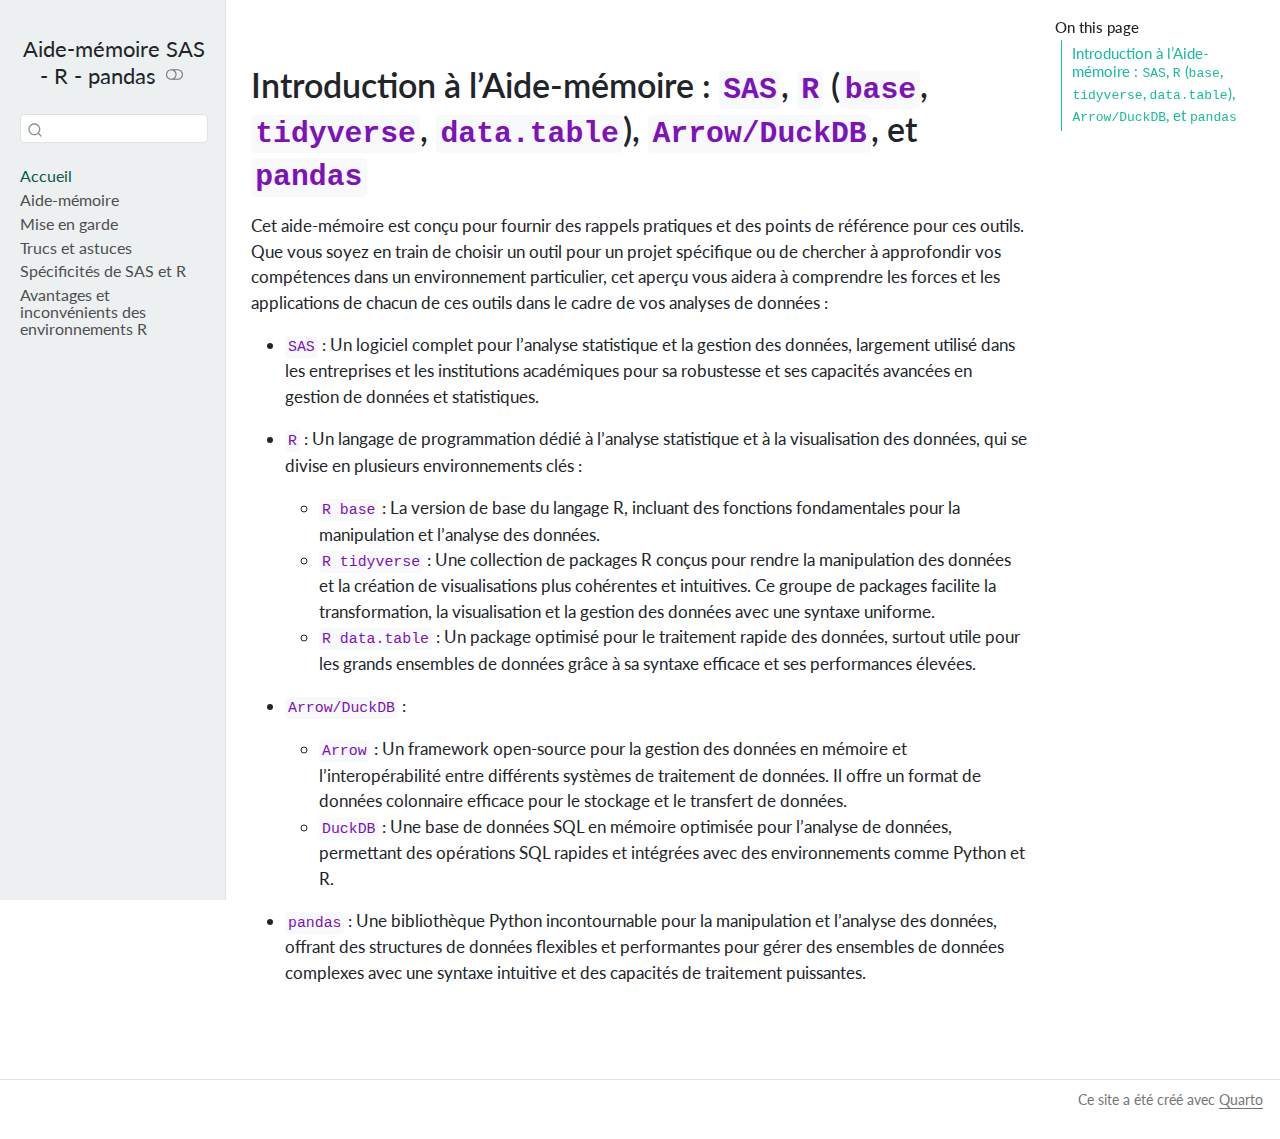
<file: index.html>
<!DOCTYPE html>
<html xmlns="http://www.w3.org/1999/xhtml" lang="en" xml:lang="en"><head>

<meta charset="utf-8">
<meta name="generator" content="quarto-1.5.56">

<meta name="viewport" content="width=device-width, initial-scale=1.0, user-scalable=yes">


<title>Aide-mémoire SAS - R - pandas</title>
<style>
code{white-space: pre-wrap;}
span.smallcaps{font-variant: small-caps;}
div.columns{display: flex; gap: min(4vw, 1.5em);}
div.column{flex: auto; overflow-x: auto;}
div.hanging-indent{margin-left: 1.5em; text-indent: -1.5em;}
ul.task-list{list-style: none;}
ul.task-list li input[type="checkbox"] {
  width: 0.8em;
  margin: 0 0.8em 0.2em -1em; /* quarto-specific, see https://github.com/quarto-dev/quarto-cli/issues/4556 */ 
  vertical-align: middle;
}
</style>


<script src="site_libs/quarto-nav/quarto-nav.js"></script>
<script src="site_libs/clipboard/clipboard.min.js"></script>
<script src="site_libs/quarto-search/autocomplete.umd.js"></script>
<script src="site_libs/quarto-search/fuse.min.js"></script>
<script src="site_libs/quarto-search/quarto-search.js"></script>
<meta name="quarto:offset" content="./">
<script src="site_libs/quarto-html/quarto.js"></script>
<script src="site_libs/quarto-html/popper.min.js"></script>
<script src="site_libs/quarto-html/tippy.umd.min.js"></script>
<script src="site_libs/quarto-html/anchor.min.js"></script>
<link href="site_libs/quarto-html/tippy.css" rel="stylesheet">
<link href="site_libs/quarto-html/quarto-syntax-highlighting.css" rel="stylesheet" class="quarto-color-scheme" id="quarto-text-highlighting-styles">
<link href="site_libs/quarto-html/quarto-syntax-highlighting-dark.css" rel="prefetch" class="quarto-color-scheme quarto-color-alternate" id="quarto-text-highlighting-styles">
<script src="site_libs/bootstrap/bootstrap.min.js"></script>
<link href="site_libs/bootstrap/bootstrap-icons.css" rel="stylesheet">
<link href="site_libs/bootstrap/bootstrap.min.css" rel="stylesheet" class="quarto-color-scheme" id="quarto-bootstrap" data-mode="light">
<link href="site_libs/bootstrap/bootstrap-dark.min.css" rel="prefetch" class="quarto-color-scheme quarto-color-alternate" id="quarto-bootstrap" data-mode="dark">
<script id="quarto-search-options" type="application/json">{
  "location": "sidebar",
  "copy-button": false,
  "collapse-after": 3,
  "panel-placement": "start",
  "type": "textbox",
  "limit": 50,
  "keyboard-shortcut": [
    "f",
    "/",
    "s"
  ],
  "show-item-context": false,
  "language": {
    "search-no-results-text": "No results",
    "search-matching-documents-text": "matching documents",
    "search-copy-link-title": "Copy link to search",
    "search-hide-matches-text": "Hide additional matches",
    "search-more-match-text": "more match in this document",
    "search-more-matches-text": "more matches in this document",
    "search-clear-button-title": "Clear",
    "search-text-placeholder": "",
    "search-detached-cancel-button-title": "Cancel",
    "search-submit-button-title": "Submit",
    "search-label": "Search"
  }
}</script>


</head>

<body class="nav-sidebar docked">

<div id="quarto-search-results"></div>
  <header id="quarto-header" class="headroom fixed-top">
  <nav class="quarto-secondary-nav">
    <div class="container-fluid d-flex">
      <button type="button" class="quarto-btn-toggle btn" data-bs-toggle="collapse" role="button" data-bs-target=".quarto-sidebar-collapse-item" aria-controls="quarto-sidebar" aria-expanded="false" aria-label="Toggle sidebar navigation" onclick="if (window.quartoToggleHeadroom) { window.quartoToggleHeadroom(); }">
        <i class="bi bi-layout-text-sidebar-reverse"></i>
      </button>
        <nav class="quarto-page-breadcrumbs" aria-label="breadcrumb"><ol class="breadcrumb"><li class="breadcrumb-item"><a href="./index.html">Accueil</a></li></ol></nav>
        <a class="flex-grow-1" role="navigation" data-bs-toggle="collapse" data-bs-target=".quarto-sidebar-collapse-item" aria-controls="quarto-sidebar" aria-expanded="false" aria-label="Toggle sidebar navigation" onclick="if (window.quartoToggleHeadroom) { window.quartoToggleHeadroom(); }">      
        </a>
      <button type="button" class="btn quarto-search-button" aria-label="Search" onclick="window.quartoOpenSearch();">
        <i class="bi bi-search"></i>
      </button>
    </div>
  </nav>
</header>
<!-- content -->
<div id="quarto-content" class="quarto-container page-columns page-rows-contents page-layout-article">
<!-- sidebar -->
  <nav id="quarto-sidebar" class="sidebar collapse collapse-horizontal quarto-sidebar-collapse-item sidebar-navigation docked overflow-auto">
    <div class="pt-lg-2 mt-2 text-center sidebar-header">
    <div class="sidebar-title mb-0 py-0">
      <a href="./">Aide-mémoire SAS - R - pandas</a> 
        <div class="sidebar-tools-main">
  <a href="" class="quarto-color-scheme-toggle quarto-navigation-tool  px-1" onclick="window.quartoToggleColorScheme(); return false;" title="Toggle dark mode"><i class="bi"></i></a>
</div>
    </div>
      </div>
        <div class="mt-2 flex-shrink-0 align-items-center">
        <div class="sidebar-search">
        <div id="quarto-search" class="" title="Search"></div>
        </div>
        </div>
    <div class="sidebar-menu-container"> 
    <ul class="list-unstyled mt-1">
        <li class="sidebar-item">
  <div class="sidebar-item-container"> 
  <a href="./index.html" class="sidebar-item-text sidebar-link active">
 <span class="menu-text">Accueil</span></a>
  </div>
</li>
        <li class="sidebar-item">
  <div class="sidebar-item-container"> 
  <a href="./01-aide_memoire_r_sas.html" class="sidebar-item-text sidebar-link">
 <span class="menu-text">Aide-mémoire</span></a>
  </div>
</li>
        <li class="sidebar-item">
  <div class="sidebar-item-container"> 
  <a href="./03-mise_en_garde.html" class="sidebar-item-text sidebar-link">
 <span class="menu-text">Mise en garde</span></a>
  </div>
</li>
        <li class="sidebar-item">
  <div class="sidebar-item-container"> 
  <a href="./Trucs et astuces en R.html" class="sidebar-item-text sidebar-link">
 <span class="menu-text">Trucs et astuces</span></a>
  </div>
</li>
        <li class="sidebar-item">
  <div class="sidebar-item-container"> 
  <a href="./04-specificites_sas_r.html" class="sidebar-item-text sidebar-link">
 <span class="menu-text">Spécificités de SAS et R</span></a>
  </div>
</li>
        <li class="sidebar-item">
  <div class="sidebar-item-container"> 
  <a href="./02-avantages_inconvenients_env_R.html" class="sidebar-item-text sidebar-link">
 <span class="menu-text">Avantages et inconvénients des environnements R</span></a>
  </div>
</li>
    </ul>
    </div>
</nav>
<div id="quarto-sidebar-glass" class="quarto-sidebar-collapse-item" data-bs-toggle="collapse" data-bs-target=".quarto-sidebar-collapse-item"></div>
<!-- margin-sidebar -->
    <div id="quarto-margin-sidebar" class="sidebar margin-sidebar">
        <nav id="TOC" role="doc-toc" class="toc-active">
    <h2 id="toc-title">On this page</h2>
   
  <ul>
  <li><a href="#introduction-à-laide-mémoire-sas-r-base-tidyverse-data.table-arrowduckdb-et-pandas" id="toc-introduction-à-laide-mémoire-sas-r-base-tidyverse-data.table-arrowduckdb-et-pandas" class="nav-link active" data-scroll-target="#introduction-à-laide-mémoire-sas-r-base-tidyverse-data.table-arrowduckdb-et-pandas">Introduction à l’Aide-mémoire : <code>SAS</code>, <code>R</code> (<code>base</code>, <code>tidyverse</code>, <code>data.table</code>), <code>Arrow/DuckDB</code>, et <code>pandas</code></a></li>
  </ul>
</nav>
    </div>
<!-- main -->
<main class="content" id="quarto-document-content">




<section id="introduction-à-laide-mémoire-sas-r-base-tidyverse-data.table-arrowduckdb-et-pandas" class="level1">
<h1>Introduction à l’Aide-mémoire : <code>SAS</code>, <code>R</code> (<code>base</code>, <code>tidyverse</code>, <code>data.table</code>), <code>Arrow/DuckDB</code>, et <code>pandas</code></h1>
<p>Cet aide-mémoire est conçu pour fournir des rappels pratiques et des points de référence pour ces outils. Que vous soyez en train de choisir un outil pour un projet spécifique ou de chercher à approfondir vos compétences dans un environnement particulier, cet aperçu vous aidera à comprendre les forces et les applications de chacun de ces outils dans le cadre de vos analyses de données :</p>
<ul>
<li><p><code>SAS</code> : Un logiciel complet pour l’analyse statistique et la gestion des données, largement utilisé dans les entreprises et les institutions académiques pour sa robustesse et ses capacités avancées en gestion de données et statistiques.</p></li>
<li><p><code>R</code> : Un langage de programmation dédié à l’analyse statistique et à la visualisation des données, qui se divise en plusieurs environnements clés :</p>
<ul>
<li><code>R base</code> : La version de base du langage R, incluant des fonctions fondamentales pour la manipulation et l’analyse des données.</li>
<li><code>R tidyverse</code> : Une collection de packages R conçus pour rendre la manipulation des données et la création de visualisations plus cohérentes et intuitives. Ce groupe de packages facilite la transformation, la visualisation et la gestion des données avec une syntaxe uniforme.</li>
<li><code>R data.table</code> : Un package optimisé pour le traitement rapide des données, surtout utile pour les grands ensembles de données grâce à sa syntaxe efficace et ses performances élevées.</li>
</ul></li>
<li><p><code>Arrow/DuckDB</code> :</p>
<ul>
<li><code>Arrow</code> : Un framework open-source pour la gestion des données en mémoire et l’interopérabilité entre différents systèmes de traitement de données. Il offre un format de données colonnaire efficace pour le stockage et le transfert de données.</li>
<li><code>DuckDB</code> : Une base de données SQL en mémoire optimisée pour l’analyse de données, permettant des opérations SQL rapides et intégrées avec des environnements comme Python et R.</li>
</ul></li>
<li><p><code>pandas</code> : Une bibliothèque Python incontournable pour la manipulation et l’analyse des données, offrant des structures de données flexibles et performantes pour gérer des ensembles de données complexes avec une syntaxe intuitive et des capacités de traitement puissantes.</p></li>
</ul>


</section>

</main> <!-- /main -->
<script id="quarto-html-after-body" type="application/javascript">
window.document.addEventListener("DOMContentLoaded", function (event) {
  const toggleBodyColorMode = (bsSheetEl) => {
    const mode = bsSheetEl.getAttribute("data-mode");
    const bodyEl = window.document.querySelector("body");
    if (mode === "dark") {
      bodyEl.classList.add("quarto-dark");
      bodyEl.classList.remove("quarto-light");
    } else {
      bodyEl.classList.add("quarto-light");
      bodyEl.classList.remove("quarto-dark");
    }
  }
  const toggleBodyColorPrimary = () => {
    const bsSheetEl = window.document.querySelector("link#quarto-bootstrap");
    if (bsSheetEl) {
      toggleBodyColorMode(bsSheetEl);
    }
  }
  toggleBodyColorPrimary();  
  const disableStylesheet = (stylesheets) => {
    for (let i=0; i < stylesheets.length; i++) {
      const stylesheet = stylesheets[i];
      stylesheet.rel = 'prefetch';
    }
  }
  const enableStylesheet = (stylesheets) => {
    for (let i=0; i < stylesheets.length; i++) {
      const stylesheet = stylesheets[i];
      stylesheet.rel = 'stylesheet';
    }
  }
  const manageTransitions = (selector, allowTransitions) => {
    const els = window.document.querySelectorAll(selector);
    for (let i=0; i < els.length; i++) {
      const el = els[i];
      if (allowTransitions) {
        el.classList.remove('notransition');
      } else {
        el.classList.add('notransition');
      }
    }
  }
  const toggleGiscusIfUsed = (isAlternate, darkModeDefault) => {
    const baseTheme = document.querySelector('#giscus-base-theme')?.value ?? 'light';
    const alternateTheme = document.querySelector('#giscus-alt-theme')?.value ?? 'dark';
    let newTheme = '';
    if(darkModeDefault) {
      newTheme = isAlternate ? baseTheme : alternateTheme;
    } else {
      newTheme = isAlternate ? alternateTheme : baseTheme;
    }
    const changeGiscusTheme = () => {
      // From: https://github.com/giscus/giscus/issues/336
      const sendMessage = (message) => {
        const iframe = document.querySelector('iframe.giscus-frame');
        if (!iframe) return;
        iframe.contentWindow.postMessage({ giscus: message }, 'https://giscus.app');
      }
      sendMessage({
        setConfig: {
          theme: newTheme
        }
      });
    }
    const isGiscussLoaded = window.document.querySelector('iframe.giscus-frame') !== null;
    if (isGiscussLoaded) {
      changeGiscusTheme();
    }
  }
  const toggleColorMode = (alternate) => {
    // Switch the stylesheets
    const alternateStylesheets = window.document.querySelectorAll('link.quarto-color-scheme.quarto-color-alternate');
    manageTransitions('#quarto-margin-sidebar .nav-link', false);
    if (alternate) {
      enableStylesheet(alternateStylesheets);
      for (const sheetNode of alternateStylesheets) {
        if (sheetNode.id === "quarto-bootstrap") {
          toggleBodyColorMode(sheetNode);
        }
      }
    } else {
      disableStylesheet(alternateStylesheets);
      toggleBodyColorPrimary();
    }
    manageTransitions('#quarto-margin-sidebar .nav-link', true);
    // Switch the toggles
    const toggles = window.document.querySelectorAll('.quarto-color-scheme-toggle');
    for (let i=0; i < toggles.length; i++) {
      const toggle = toggles[i];
      if (toggle) {
        if (alternate) {
          toggle.classList.add("alternate");     
        } else {
          toggle.classList.remove("alternate");
        }
      }
    }
    // Hack to workaround the fact that safari doesn't
    // properly recolor the scrollbar when toggling (#1455)
    if (navigator.userAgent.indexOf('Safari') > 0 && navigator.userAgent.indexOf('Chrome') == -1) {
      manageTransitions("body", false);
      window.scrollTo(0, 1);
      setTimeout(() => {
        window.scrollTo(0, 0);
        manageTransitions("body", true);
      }, 40);  
    }
  }
  const isFileUrl = () => { 
    return window.location.protocol === 'file:';
  }
  const hasAlternateSentinel = () => {  
    let styleSentinel = getColorSchemeSentinel();
    if (styleSentinel !== null) {
      return styleSentinel === "alternate";
    } else {
      return false;
    }
  }
  const setStyleSentinel = (alternate) => {
    const value = alternate ? "alternate" : "default";
    if (!isFileUrl()) {
      window.localStorage.setItem("quarto-color-scheme", value);
    } else {
      localAlternateSentinel = value;
    }
  }
  const getColorSchemeSentinel = () => {
    if (!isFileUrl()) {
      const storageValue = window.localStorage.getItem("quarto-color-scheme");
      return storageValue != null ? storageValue : localAlternateSentinel;
    } else {
      return localAlternateSentinel;
    }
  }
  const darkModeDefault = false;
  let localAlternateSentinel = darkModeDefault ? 'alternate' : 'default';
  // Dark / light mode switch
  window.quartoToggleColorScheme = () => {
    // Read the current dark / light value 
    let toAlternate = !hasAlternateSentinel();
    toggleColorMode(toAlternate);
    setStyleSentinel(toAlternate);
    toggleGiscusIfUsed(toAlternate, darkModeDefault);
  };
  // Ensure there is a toggle, if there isn't float one in the top right
  if (window.document.querySelector('.quarto-color-scheme-toggle') === null) {
    const a = window.document.createElement('a');
    a.classList.add('top-right');
    a.classList.add('quarto-color-scheme-toggle');
    a.href = "";
    a.onclick = function() { try { window.quartoToggleColorScheme(); } catch {} return false; };
    const i = window.document.createElement("i");
    i.classList.add('bi');
    a.appendChild(i);
    window.document.body.appendChild(a);
  }
  // Switch to dark mode if need be
  if (hasAlternateSentinel()) {
    toggleColorMode(true);
  } else {
    toggleColorMode(false);
  }
  const icon = "";
  const anchorJS = new window.AnchorJS();
  anchorJS.options = {
    placement: 'right',
    icon: icon
  };
  anchorJS.add('.anchored');
  const isCodeAnnotation = (el) => {
    for (const clz of el.classList) {
      if (clz.startsWith('code-annotation-')) {                     
        return true;
      }
    }
    return false;
  }
  const onCopySuccess = function(e) {
    // button target
    const button = e.trigger;
    // don't keep focus
    button.blur();
    // flash "checked"
    button.classList.add('code-copy-button-checked');
    var currentTitle = button.getAttribute("title");
    button.setAttribute("title", "Copied!");
    let tooltip;
    if (window.bootstrap) {
      button.setAttribute("data-bs-toggle", "tooltip");
      button.setAttribute("data-bs-placement", "left");
      button.setAttribute("data-bs-title", "Copied!");
      tooltip = new bootstrap.Tooltip(button, 
        { trigger: "manual", 
          customClass: "code-copy-button-tooltip",
          offset: [0, -8]});
      tooltip.show();    
    }
    setTimeout(function() {
      if (tooltip) {
        tooltip.hide();
        button.removeAttribute("data-bs-title");
        button.removeAttribute("data-bs-toggle");
        button.removeAttribute("data-bs-placement");
      }
      button.setAttribute("title", currentTitle);
      button.classList.remove('code-copy-button-checked');
    }, 1000);
    // clear code selection
    e.clearSelection();
  }
  const getTextToCopy = function(trigger) {
      const codeEl = trigger.previousElementSibling.cloneNode(true);
      for (const childEl of codeEl.children) {
        if (isCodeAnnotation(childEl)) {
          childEl.remove();
        }
      }
      return codeEl.innerText;
  }
  const clipboard = new window.ClipboardJS('.code-copy-button:not([data-in-quarto-modal])', {
    text: getTextToCopy
  });
  clipboard.on('success', onCopySuccess);
  if (window.document.getElementById('quarto-embedded-source-code-modal')) {
    // For code content inside modals, clipBoardJS needs to be initialized with a container option
    // TODO: Check when it could be a function (https://github.com/zenorocha/clipboard.js/issues/860)
    const clipboardModal = new window.ClipboardJS('.code-copy-button[data-in-quarto-modal]', {
      text: getTextToCopy,
      container: window.document.getElementById('quarto-embedded-source-code-modal')
    });
    clipboardModal.on('success', onCopySuccess);
  }
    var localhostRegex = new RegExp(/^(?:http|https):\/\/localhost\:?[0-9]*\//);
    var mailtoRegex = new RegExp(/^mailto:/);
      var filterRegex = new RegExp("https:\/\/slithiaote\.github\.io\/aide_memoire_r_sas\/");
    var isInternal = (href) => {
        return filterRegex.test(href) || localhostRegex.test(href) || mailtoRegex.test(href);
    }
    // Inspect non-navigation links and adorn them if external
 	var links = window.document.querySelectorAll('a[href]:not(.nav-link):not(.navbar-brand):not(.toc-action):not(.sidebar-link):not(.sidebar-item-toggle):not(.pagination-link):not(.no-external):not([aria-hidden]):not(.dropdown-item):not(.quarto-navigation-tool):not(.about-link)');
    for (var i=0; i<links.length; i++) {
      const link = links[i];
      if (!isInternal(link.href)) {
        // undo the damage that might have been done by quarto-nav.js in the case of
        // links that we want to consider external
        if (link.dataset.originalHref !== undefined) {
          link.href = link.dataset.originalHref;
        }
      }
    }
  function tippyHover(el, contentFn, onTriggerFn, onUntriggerFn) {
    const config = {
      allowHTML: true,
      maxWidth: 500,
      delay: 100,
      arrow: false,
      appendTo: function(el) {
          return el.parentElement;
      },
      interactive: true,
      interactiveBorder: 10,
      theme: 'quarto',
      placement: 'bottom-start',
    };
    if (contentFn) {
      config.content = contentFn;
    }
    if (onTriggerFn) {
      config.onTrigger = onTriggerFn;
    }
    if (onUntriggerFn) {
      config.onUntrigger = onUntriggerFn;
    }
    window.tippy(el, config); 
  }
  const noterefs = window.document.querySelectorAll('a[role="doc-noteref"]');
  for (var i=0; i<noterefs.length; i++) {
    const ref = noterefs[i];
    tippyHover(ref, function() {
      // use id or data attribute instead here
      let href = ref.getAttribute('data-footnote-href') || ref.getAttribute('href');
      try { href = new URL(href).hash; } catch {}
      const id = href.replace(/^#\/?/, "");
      const note = window.document.getElementById(id);
      if (note) {
        return note.innerHTML;
      } else {
        return "";
      }
    });
  }
  const xrefs = window.document.querySelectorAll('a.quarto-xref');
  const processXRef = (id, note) => {
    // Strip column container classes
    const stripColumnClz = (el) => {
      el.classList.remove("page-full", "page-columns");
      if (el.children) {
        for (const child of el.children) {
          stripColumnClz(child);
        }
      }
    }
    stripColumnClz(note)
    if (id === null || id.startsWith('sec-')) {
      // Special case sections, only their first couple elements
      const container = document.createElement("div");
      if (note.children && note.children.length > 2) {
        container.appendChild(note.children[0].cloneNode(true));
        for (let i = 1; i < note.children.length; i++) {
          const child = note.children[i];
          if (child.tagName === "P" && child.innerText === "") {
            continue;
          } else {
            container.appendChild(child.cloneNode(true));
            break;
          }
        }
        if (window.Quarto?.typesetMath) {
          window.Quarto.typesetMath(container);
        }
        return container.innerHTML
      } else {
        if (window.Quarto?.typesetMath) {
          window.Quarto.typesetMath(note);
        }
        return note.innerHTML;
      }
    } else {
      // Remove any anchor links if they are present
      const anchorLink = note.querySelector('a.anchorjs-link');
      if (anchorLink) {
        anchorLink.remove();
      }
      if (window.Quarto?.typesetMath) {
        window.Quarto.typesetMath(note);
      }
      // TODO in 1.5, we should make sure this works without a callout special case
      if (note.classList.contains("callout")) {
        return note.outerHTML;
      } else {
        return note.innerHTML;
      }
    }
  }
  for (var i=0; i<xrefs.length; i++) {
    const xref = xrefs[i];
    tippyHover(xref, undefined, function(instance) {
      instance.disable();
      let url = xref.getAttribute('href');
      let hash = undefined; 
      if (url.startsWith('#')) {
        hash = url;
      } else {
        try { hash = new URL(url).hash; } catch {}
      }
      if (hash) {
        const id = hash.replace(/^#\/?/, "");
        const note = window.document.getElementById(id);
        if (note !== null) {
          try {
            const html = processXRef(id, note.cloneNode(true));
            instance.setContent(html);
          } finally {
            instance.enable();
            instance.show();
          }
        } else {
          // See if we can fetch this
          fetch(url.split('#')[0])
          .then(res => res.text())
          .then(html => {
            const parser = new DOMParser();
            const htmlDoc = parser.parseFromString(html, "text/html");
            const note = htmlDoc.getElementById(id);
            if (note !== null) {
              const html = processXRef(id, note);
              instance.setContent(html);
            } 
          }).finally(() => {
            instance.enable();
            instance.show();
          });
        }
      } else {
        // See if we can fetch a full url (with no hash to target)
        // This is a special case and we should probably do some content thinning / targeting
        fetch(url)
        .then(res => res.text())
        .then(html => {
          const parser = new DOMParser();
          const htmlDoc = parser.parseFromString(html, "text/html");
          const note = htmlDoc.querySelector('main.content');
          if (note !== null) {
            // This should only happen for chapter cross references
            // (since there is no id in the URL)
            // remove the first header
            if (note.children.length > 0 && note.children[0].tagName === "HEADER") {
              note.children[0].remove();
            }
            const html = processXRef(null, note);
            instance.setContent(html);
          } 
        }).finally(() => {
          instance.enable();
          instance.show();
        });
      }
    }, function(instance) {
    });
  }
      let selectedAnnoteEl;
      const selectorForAnnotation = ( cell, annotation) => {
        let cellAttr = 'data-code-cell="' + cell + '"';
        let lineAttr = 'data-code-annotation="' +  annotation + '"';
        const selector = 'span[' + cellAttr + '][' + lineAttr + ']';
        return selector;
      }
      const selectCodeLines = (annoteEl) => {
        const doc = window.document;
        const targetCell = annoteEl.getAttribute("data-target-cell");
        const targetAnnotation = annoteEl.getAttribute("data-target-annotation");
        const annoteSpan = window.document.querySelector(selectorForAnnotation(targetCell, targetAnnotation));
        const lines = annoteSpan.getAttribute("data-code-lines").split(",");
        const lineIds = lines.map((line) => {
          return targetCell + "-" + line;
        })
        let top = null;
        let height = null;
        let parent = null;
        if (lineIds.length > 0) {
            //compute the position of the single el (top and bottom and make a div)
            const el = window.document.getElementById(lineIds[0]);
            top = el.offsetTop;
            height = el.offsetHeight;
            parent = el.parentElement.parentElement;
          if (lineIds.length > 1) {
            const lastEl = window.document.getElementById(lineIds[lineIds.length - 1]);
            const bottom = lastEl.offsetTop + lastEl.offsetHeight;
            height = bottom - top;
          }
          if (top !== null && height !== null && parent !== null) {
            // cook up a div (if necessary) and position it 
            let div = window.document.getElementById("code-annotation-line-highlight");
            if (div === null) {
              div = window.document.createElement("div");
              div.setAttribute("id", "code-annotation-line-highlight");
              div.style.position = 'absolute';
              parent.appendChild(div);
            }
            div.style.top = top - 2 + "px";
            div.style.height = height + 4 + "px";
            div.style.left = 0;
            let gutterDiv = window.document.getElementById("code-annotation-line-highlight-gutter");
            if (gutterDiv === null) {
              gutterDiv = window.document.createElement("div");
              gutterDiv.setAttribute("id", "code-annotation-line-highlight-gutter");
              gutterDiv.style.position = 'absolute';
              const codeCell = window.document.getElementById(targetCell);
              const gutter = codeCell.querySelector('.code-annotation-gutter');
              gutter.appendChild(gutterDiv);
            }
            gutterDiv.style.top = top - 2 + "px";
            gutterDiv.style.height = height + 4 + "px";
          }
          selectedAnnoteEl = annoteEl;
        }
      };
      const unselectCodeLines = () => {
        const elementsIds = ["code-annotation-line-highlight", "code-annotation-line-highlight-gutter"];
        elementsIds.forEach((elId) => {
          const div = window.document.getElementById(elId);
          if (div) {
            div.remove();
          }
        });
        selectedAnnoteEl = undefined;
      };
        // Handle positioning of the toggle
    window.addEventListener(
      "resize",
      throttle(() => {
        elRect = undefined;
        if (selectedAnnoteEl) {
          selectCodeLines(selectedAnnoteEl);
        }
      }, 10)
    );
    function throttle(fn, ms) {
    let throttle = false;
    let timer;
      return (...args) => {
        if(!throttle) { // first call gets through
            fn.apply(this, args);
            throttle = true;
        } else { // all the others get throttled
            if(timer) clearTimeout(timer); // cancel #2
            timer = setTimeout(() => {
              fn.apply(this, args);
              timer = throttle = false;
            }, ms);
        }
      };
    }
      // Attach click handler to the DT
      const annoteDls = window.document.querySelectorAll('dt[data-target-cell]');
      for (const annoteDlNode of annoteDls) {
        annoteDlNode.addEventListener('click', (event) => {
          const clickedEl = event.target;
          if (clickedEl !== selectedAnnoteEl) {
            unselectCodeLines();
            const activeEl = window.document.querySelector('dt[data-target-cell].code-annotation-active');
            if (activeEl) {
              activeEl.classList.remove('code-annotation-active');
            }
            selectCodeLines(clickedEl);
            clickedEl.classList.add('code-annotation-active');
          } else {
            // Unselect the line
            unselectCodeLines();
            clickedEl.classList.remove('code-annotation-active');
          }
        });
      }
  const findCites = (el) => {
    const parentEl = el.parentElement;
    if (parentEl) {
      const cites = parentEl.dataset.cites;
      if (cites) {
        return {
          el,
          cites: cites.split(' ')
        };
      } else {
        return findCites(el.parentElement)
      }
    } else {
      return undefined;
    }
  };
  var bibliorefs = window.document.querySelectorAll('a[role="doc-biblioref"]');
  for (var i=0; i<bibliorefs.length; i++) {
    const ref = bibliorefs[i];
    const citeInfo = findCites(ref);
    if (citeInfo) {
      tippyHover(citeInfo.el, function() {
        var popup = window.document.createElement('div');
        citeInfo.cites.forEach(function(cite) {
          var citeDiv = window.document.createElement('div');
          citeDiv.classList.add('hanging-indent');
          citeDiv.classList.add('csl-entry');
          var biblioDiv = window.document.getElementById('ref-' + cite);
          if (biblioDiv) {
            citeDiv.innerHTML = biblioDiv.innerHTML;
          }
          popup.appendChild(citeDiv);
        });
        return popup.innerHTML;
      });
    }
  }
});
</script>
</div> <!-- /content -->
<footer class="footer">
  <div class="nav-footer">
    <div class="nav-footer-left">
      &nbsp;
    </div>   
    <div class="nav-footer-center">
      &nbsp;
    </div>
    <div class="nav-footer-right">
<p>Ce site a été créé avec <a href="https://quarto.org/">Quarto</a></p>
</div>
  </div>
</footer>




</body></html>
</file>
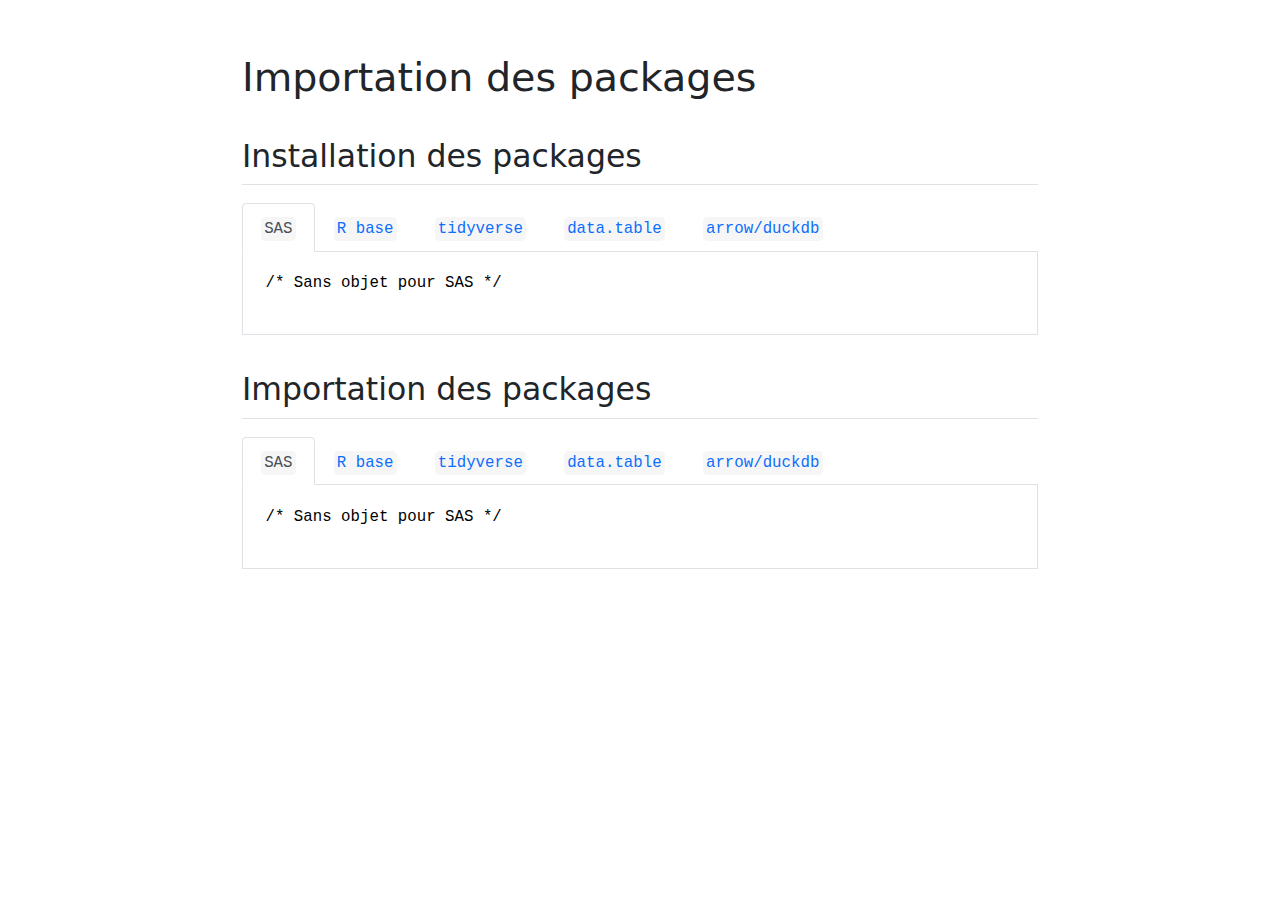
<file: _Chapitre1.html>
<!DOCTYPE html>
<html xmlns="http://www.w3.org/1999/xhtml" lang="en" xml:lang="en"><head>

<meta charset="utf-8">
<meta name="generator" content="quarto-1.2.269">

<meta name="viewport" content="width=device-width, initial-scale=1.0, user-scalable=yes">


<title>chapitre1</title>
<style>
code{white-space: pre-wrap;}
span.smallcaps{font-variant: small-caps;}
div.columns{display: flex; gap: min(4vw, 1.5em);}
div.column{flex: auto; overflow-x: auto;}
div.hanging-indent{margin-left: 1.5em; text-indent: -1.5em;}
ul.task-list{list-style: none;}
ul.task-list li input[type="checkbox"] {
  width: 0.8em;
  margin: 0 0.8em 0.2em -1.6em;
  vertical-align: middle;
}
pre > code.sourceCode { white-space: pre; position: relative; }
pre > code.sourceCode > span { display: inline-block; line-height: 1.25; }
pre > code.sourceCode > span:empty { height: 1.2em; }
.sourceCode { overflow: visible; }
code.sourceCode > span { color: inherit; text-decoration: inherit; }
div.sourceCode { margin: 1em 0; }
pre.sourceCode { margin: 0; }
@media screen {
div.sourceCode { overflow: auto; }
}
@media print {
pre > code.sourceCode { white-space: pre-wrap; }
pre > code.sourceCode > span { text-indent: -5em; padding-left: 5em; }
}
pre.numberSource code
  { counter-reset: source-line 0; }
pre.numberSource code > span
  { position: relative; left: -4em; counter-increment: source-line; }
pre.numberSource code > span > a:first-child::before
  { content: counter(source-line);
    position: relative; left: -1em; text-align: right; vertical-align: baseline;
    border: none; display: inline-block;
    -webkit-touch-callout: none; -webkit-user-select: none;
    -khtml-user-select: none; -moz-user-select: none;
    -ms-user-select: none; user-select: none;
    padding: 0 4px; width: 4em;
    color: #aaaaaa;
  }
pre.numberSource { margin-left: 3em; border-left: 1px solid #aaaaaa;  padding-left: 4px; }
div.sourceCode
  {   }
@media screen {
pre > code.sourceCode > span > a:first-child::before { text-decoration: underline; }
}
code span.al { color: #ff0000; font-weight: bold; } /* Alert */
code span.an { color: #60a0b0; font-weight: bold; font-style: italic; } /* Annotation */
code span.at { color: #7d9029; } /* Attribute */
code span.bn { color: #40a070; } /* BaseN */
code span.bu { color: #008000; } /* BuiltIn */
code span.cf { color: #007020; font-weight: bold; } /* ControlFlow */
code span.ch { color: #4070a0; } /* Char */
code span.cn { color: #880000; } /* Constant */
code span.co { color: #60a0b0; font-style: italic; } /* Comment */
code span.cv { color: #60a0b0; font-weight: bold; font-style: italic; } /* CommentVar */
code span.do { color: #ba2121; font-style: italic; } /* Documentation */
code span.dt { color: #902000; } /* DataType */
code span.dv { color: #40a070; } /* DecVal */
code span.er { color: #ff0000; font-weight: bold; } /* Error */
code span.ex { } /* Extension */
code span.fl { color: #40a070; } /* Float */
code span.fu { color: #06287e; } /* Function */
code span.im { color: #008000; font-weight: bold; } /* Import */
code span.in { color: #60a0b0; font-weight: bold; font-style: italic; } /* Information */
code span.kw { color: #007020; font-weight: bold; } /* Keyword */
code span.op { color: #666666; } /* Operator */
code span.ot { color: #007020; } /* Other */
code span.pp { color: #bc7a00; } /* Preprocessor */
code span.sc { color: #4070a0; } /* SpecialChar */
code span.ss { color: #bb6688; } /* SpecialString */
code span.st { color: #4070a0; } /* String */
code span.va { color: #19177c; } /* Variable */
code span.vs { color: #4070a0; } /* VerbatimString */
code span.wa { color: #60a0b0; font-weight: bold; font-style: italic; } /* Warning */
</style>


<script src="_Chapitre1_files/libs/clipboard/clipboard.min.js"></script>
<script src="_Chapitre1_files/libs/quarto-html/quarto.js"></script>
<script src="_Chapitre1_files/libs/quarto-html/popper.min.js"></script>
<script src="_Chapitre1_files/libs/quarto-html/tippy.umd.min.js"></script>
<script src="_Chapitre1_files/libs/quarto-html/anchor.min.js"></script>
<link href="_Chapitre1_files/libs/quarto-html/tippy.css" rel="stylesheet">
<link href="_Chapitre1_files/libs/quarto-html/quarto-syntax-highlighting.css" rel="stylesheet" id="quarto-text-highlighting-styles">
<script src="_Chapitre1_files/libs/bootstrap/bootstrap.min.js"></script>
<link href="_Chapitre1_files/libs/bootstrap/bootstrap-icons.css" rel="stylesheet">
<link href="_Chapitre1_files/libs/bootstrap/bootstrap.min.css" rel="stylesheet" id="quarto-bootstrap" data-mode="light">


</head>

<body class="fullcontent">

<div id="quarto-content" class="page-columns page-rows-contents page-layout-article">

<main class="content" id="quarto-document-content">



<section id="importation-des-packages" class="level1">
<h1>Importation des packages</h1>
<section id="installation-des-packages" class="level2">
<h2 class="anchored" data-anchor-id="installation-des-packages">Installation des packages</h2>
<div class="panel-tabset" data-group="language">
<ul class="nav nav-tabs" role="tablist"><li class="nav-item" role="presentation"><a class="nav-link active" id="tabset-1-1-tab" data-bs-toggle="tab" data-bs-target="#tabset-1-1" role="tab" aria-controls="tabset-1-1" aria-selected="true" href=""><code>SAS</code></a></li><li class="nav-item" role="presentation"><a class="nav-link" id="tabset-1-2-tab" data-bs-toggle="tab" data-bs-target="#tabset-1-2" role="tab" aria-controls="tabset-1-2" aria-selected="false" href=""><code>R base</code></a></li><li class="nav-item" role="presentation"><a class="nav-link" id="tabset-1-3-tab" data-bs-toggle="tab" data-bs-target="#tabset-1-3" role="tab" aria-controls="tabset-1-3" aria-selected="false" href=""><code>tidyverse</code></a></li><li class="nav-item" role="presentation"><a class="nav-link" id="tabset-1-4-tab" data-bs-toggle="tab" data-bs-target="#tabset-1-4" role="tab" aria-controls="tabset-1-4" aria-selected="false" href=""><code>data.table</code></a></li><li class="nav-item" role="presentation"><a class="nav-link" id="tabset-1-5-tab" data-bs-toggle="tab" data-bs-target="#tabset-1-5" role="tab" aria-controls="tabset-1-5" aria-selected="false" href=""><code>arrow/duckdb</code></a></li></ul>
<div class="tab-content" data-group="language">
<div id="tabset-1-1" class="unnumbered unlisted tab-pane active" role="tabpanel" aria-labelledby="tabset-1-1-tab">
<pre class="sas"><code>/* Sans objet pour SAS */</code></pre>
</div>
<div id="tabset-1-2" class="unnumbered unlisted tab-pane" role="tabpanel" aria-labelledby="tabset-1-2-tab">
<div class="cell">
<div class="sourceCode cell-code" id="cb2"><pre class="sourceCode r code-with-copy"><code class="sourceCode r"><span id="cb2-1"><a href="#cb2-1" aria-hidden="true" tabindex="-1"></a><span class="co"># Les packages doivent au préalable être installés sur le disque dur</span></span>
<span id="cb2-2"><a href="#cb2-2" aria-hidden="true" tabindex="-1"></a><span class="co"># Pour installer un package :</span></span>
<span id="cb2-3"><a href="#cb2-3" aria-hidden="true" tabindex="-1"></a><span class="co"># install.packages("nom_du_package")</span></span></code><button title="Copy to Clipboard" class="code-copy-button"><i class="bi"></i></button></pre></div>
</div>
</div>
<div id="tabset-1-3" class="unnumbered unlisted tab-pane" role="tabpanel" aria-labelledby="tabset-1-3-tab">
<div class="cell">
<div class="sourceCode cell-code" id="cb3"><pre class="sourceCode r code-with-copy"><code class="sourceCode r"><span id="cb3-1"><a href="#cb3-1" aria-hidden="true" tabindex="-1"></a><span class="co"># Les packages doivent au préalable être installés sur le disque dur</span></span>
<span id="cb3-2"><a href="#cb3-2" aria-hidden="true" tabindex="-1"></a><span class="co"># Pour installer un package :</span></span>
<span id="cb3-3"><a href="#cb3-3" aria-hidden="true" tabindex="-1"></a><span class="co"># install.packages("nom_du_package")</span></span></code><button title="Copy to Clipboard" class="code-copy-button"><i class="bi"></i></button></pre></div>
</div>
</div>
<div id="tabset-1-4" class="unnumbered unlisted tab-pane" role="tabpanel" aria-labelledby="tabset-1-4-tab">
<div class="cell">
<div class="sourceCode cell-code" id="cb4"><pre class="sourceCode r code-with-copy"><code class="sourceCode r"><span id="cb4-1"><a href="#cb4-1" aria-hidden="true" tabindex="-1"></a><span class="co"># Les packages doivent au préalable être installés sur le disque dur</span></span>
<span id="cb4-2"><a href="#cb4-2" aria-hidden="true" tabindex="-1"></a><span class="co"># Pour installer un package :</span></span>
<span id="cb4-3"><a href="#cb4-3" aria-hidden="true" tabindex="-1"></a><span class="co"># install.packages("nom_du_package")</span></span></code><button title="Copy to Clipboard" class="code-copy-button"><i class="bi"></i></button></pre></div>
</div>
</div>
<div id="tabset-1-5" class="unnumbered unlisted tab-pane" role="tabpanel" aria-labelledby="tabset-1-5-tab">
<div class="cell">
<div class="sourceCode cell-code" id="cb5"><pre class="sourceCode r code-with-copy"><code class="sourceCode r"><span id="cb5-1"><a href="#cb5-1" aria-hidden="true" tabindex="-1"></a><span class="co"># Les packages doivent au préalable être installés sur le disque dur</span></span>
<span id="cb5-2"><a href="#cb5-2" aria-hidden="true" tabindex="-1"></a><span class="co"># Pour installer un package :</span></span>
<span id="cb5-3"><a href="#cb5-3" aria-hidden="true" tabindex="-1"></a><span class="co"># install.packages("nom_du_package")</span></span></code><button title="Copy to Clipboard" class="code-copy-button"><i class="bi"></i></button></pre></div>
</div>
</div>
</div>
</div>
</section>
<section id="importation-des-packages-1" class="level2">
<h2 class="anchored" data-anchor-id="importation-des-packages-1">Importation des packages</h2>
<div class="panel-tabset" data-group="language">
<ul class="nav nav-tabs" role="tablist"><li class="nav-item" role="presentation"><a class="nav-link active" id="tabset-2-1-tab" data-bs-toggle="tab" data-bs-target="#tabset-2-1" role="tab" aria-controls="tabset-2-1" aria-selected="true" href=""><code>SAS</code></a></li><li class="nav-item" role="presentation"><a class="nav-link" id="tabset-2-2-tab" data-bs-toggle="tab" data-bs-target="#tabset-2-2" role="tab" aria-controls="tabset-2-2" aria-selected="false" href=""><code>R base</code></a></li><li class="nav-item" role="presentation"><a class="nav-link" id="tabset-2-3-tab" data-bs-toggle="tab" data-bs-target="#tabset-2-3" role="tab" aria-controls="tabset-2-3" aria-selected="false" href=""><code>tidyverse</code></a></li><li class="nav-item" role="presentation"><a class="nav-link" id="tabset-2-4-tab" data-bs-toggle="tab" data-bs-target="#tabset-2-4" role="tab" aria-controls="tabset-2-4" aria-selected="false" href=""><code>data.table</code></a></li><li class="nav-item" role="presentation"><a class="nav-link" id="tabset-2-5-tab" data-bs-toggle="tab" data-bs-target="#tabset-2-5" role="tab" aria-controls="tabset-2-5" aria-selected="false" href=""><code>arrow/duckdb</code></a></li></ul>
<div class="tab-content" data-group="language">
<div id="tabset-2-1" class="unnumbered unlisted tab-pane active" role="tabpanel" aria-labelledby="tabset-2-1-tab">
<pre class="sas"><code>/* Sans objet pour SAS */</code></pre>
</div>
<div id="tabset-2-2" class="unnumbered unlisted tab-pane" role="tabpanel" aria-labelledby="tabset-2-2-tab">
<div class="cell">
<div class="sourceCode cell-code" id="cb7"><pre class="sourceCode r code-with-copy"><code class="sourceCode r"><span id="cb7-1"><a href="#cb7-1" aria-hidden="true" tabindex="-1"></a><span class="co"># Sans objet pour R-Base</span></span>
<span id="cb7-2"><a href="#cb7-2" aria-hidden="true" tabindex="-1"></a></span>
<span id="cb7-3"><a href="#cb7-3" aria-hidden="true" tabindex="-1"></a><span class="co"># Cependant, on importe le package lubridate pour faciliter la gestion des dates</span></span>
<span id="cb7-4"><a href="#cb7-4" aria-hidden="true" tabindex="-1"></a><span class="fu">library</span>(lubridate)</span></code><button title="Copy to Clipboard" class="code-copy-button"><i class="bi"></i></button></pre></div>
</div>
</div>
<div id="tabset-2-3" class="unnumbered unlisted tab-pane" role="tabpanel" aria-labelledby="tabset-2-3-tab">
<div class="cell">
<div class="sourceCode cell-code" id="cb8"><pre class="sourceCode r code-with-copy"><code class="sourceCode r"><span id="cb8-1"><a href="#cb8-1" aria-hidden="true" tabindex="-1"></a><span class="co"># Chargement des packages</span></span>
<span id="cb8-2"><a href="#cb8-2" aria-hidden="true" tabindex="-1"></a><span class="co"># Le tidyverse proprement dit</span></span>
<span id="cb8-3"><a href="#cb8-3" aria-hidden="true" tabindex="-1"></a><span class="fu">library</span>(tidyverse)</span>
<span id="cb8-4"><a href="#cb8-4" aria-hidden="true" tabindex="-1"></a><span class="co"># Les packages importés par le tidyverse sont :</span></span>
<span id="cb8-5"><a href="#cb8-5" aria-hidden="true" tabindex="-1"></a><span class="co"># - dplyr (manipulation de données)</span></span>
<span id="cb8-6"><a href="#cb8-6" aria-hidden="true" tabindex="-1"></a><span class="co"># - tidyr (réorganisation de bases de données)</span></span>
<span id="cb8-7"><a href="#cb8-7" aria-hidden="true" tabindex="-1"></a><span class="co"># - readr (importation de données)</span></span>
<span id="cb8-8"><a href="#cb8-8" aria-hidden="true" tabindex="-1"></a><span class="co"># - purrr (permet de réaliser des boucles)</span></span>
<span id="cb8-9"><a href="#cb8-9" aria-hidden="true" tabindex="-1"></a><span class="co"># - tibble (format de données tibble, complémentaire du data.frame)</span></span>
<span id="cb8-10"><a href="#cb8-10" aria-hidden="true" tabindex="-1"></a><span class="co"># - stringr (manipulation de chaînes de caractères)</span></span>
<span id="cb8-11"><a href="#cb8-11" aria-hidden="true" tabindex="-1"></a><span class="co"># - ggplot2 (création de graphiques)</span></span>
<span id="cb8-12"><a href="#cb8-12" aria-hidden="true" tabindex="-1"></a><span class="co"># - forcats (gestion des formats "factors")</span></span>
<span id="cb8-13"><a href="#cb8-13" aria-hidden="true" tabindex="-1"></a></span>
<span id="cb8-14"><a href="#cb8-14" aria-hidden="true" tabindex="-1"></a><span class="co"># Pour manipuler les dates</span></span>
<span id="cb8-15"><a href="#cb8-15" aria-hidden="true" tabindex="-1"></a><span class="fu">library</span>(lubridate)</span>
<span id="cb8-16"><a href="#cb8-16" aria-hidden="true" tabindex="-1"></a><span class="co"># Pour utiliser le pipe %&gt;%</span></span>
<span id="cb8-17"><a href="#cb8-17" aria-hidden="true" tabindex="-1"></a><span class="fu">library</span>(magrittr)</span>
<span id="cb8-18"><a href="#cb8-18" aria-hidden="true" tabindex="-1"></a></span>
<span id="cb8-19"><a href="#cb8-19" aria-hidden="true" tabindex="-1"></a><span class="co"># Documentation de tidyverse</span></span>
<span id="cb8-20"><a href="#cb8-20" aria-hidden="true" tabindex="-1"></a><span class="fu">vignette</span>(<span class="st">"dplyr"</span>)</span></code><button title="Copy to Clipboard" class="code-copy-button"><i class="bi"></i></button></pre></div>
</div>
</div>
<div id="tabset-2-4" class="unnumbered unlisted tab-pane" role="tabpanel" aria-labelledby="tabset-2-4-tab">
<div class="cell">
<div class="sourceCode cell-code" id="cb9"><pre class="sourceCode r code-with-copy"><code class="sourceCode r"><span id="cb9-1"><a href="#cb9-1" aria-hidden="true" tabindex="-1"></a><span class="fu">library</span>(data.table)</span>
<span id="cb9-2"><a href="#cb9-2" aria-hidden="true" tabindex="-1"></a><span class="co"># Pour manipuler les dates</span></span>
<span id="cb9-3"><a href="#cb9-3" aria-hidden="true" tabindex="-1"></a><span class="fu">library</span>(lubridate)</span>
<span id="cb9-4"><a href="#cb9-4" aria-hidden="true" tabindex="-1"></a></span>
<span id="cb9-5"><a href="#cb9-5" aria-hidden="true" tabindex="-1"></a><span class="co"># Documentation de data.table</span></span>
<span id="cb9-6"><a href="#cb9-6" aria-hidden="true" tabindex="-1"></a>?<span class="st">'[.data.table'</span></span></code><button title="Copy to Clipboard" class="code-copy-button"><i class="bi"></i></button></pre></div>
</div>
</div>
<div id="tabset-2-5" class="unnumbered unlisted tab-pane" role="tabpanel" aria-labelledby="tabset-2-5-tab">
<div class="cell">
<div class="sourceCode cell-code" id="cb10"><pre class="sourceCode r code-with-copy"><code class="sourceCode r"><span id="cb10-1"><a href="#cb10-1" aria-hidden="true" tabindex="-1"></a><span class="co">#library(duckdb)</span></span>
<span id="cb10-2"><a href="#cb10-2" aria-hidden="true" tabindex="-1"></a><span class="co">#library(arrow)</span></span></code><button title="Copy to Clipboard" class="code-copy-button"><i class="bi"></i></button></pre></div>
</div>
</div>
</div>
</div>
</section>
</section>

</main>
<!-- /main column -->
<script id="quarto-html-after-body" type="application/javascript">
window.document.addEventListener("DOMContentLoaded", function (event) {
  const toggleBodyColorMode = (bsSheetEl) => {
    const mode = bsSheetEl.getAttribute("data-mode");
    const bodyEl = window.document.querySelector("body");
    if (mode === "dark") {
      bodyEl.classList.add("quarto-dark");
      bodyEl.classList.remove("quarto-light");
    } else {
      bodyEl.classList.add("quarto-light");
      bodyEl.classList.remove("quarto-dark");
    }
  }
  const toggleBodyColorPrimary = () => {
    const bsSheetEl = window.document.querySelector("link#quarto-bootstrap");
    if (bsSheetEl) {
      toggleBodyColorMode(bsSheetEl);
    }
  }
  toggleBodyColorPrimary();  
  const icon = "";
  const anchorJS = new window.AnchorJS();
  anchorJS.options = {
    placement: 'right',
    icon: icon
  };
  anchorJS.add('.anchored');
  const clipboard = new window.ClipboardJS('.code-copy-button', {
    target: function(trigger) {
      return trigger.previousElementSibling;
    }
  });
  clipboard.on('success', function(e) {
    // button target
    const button = e.trigger;
    // don't keep focus
    button.blur();
    // flash "checked"
    button.classList.add('code-copy-button-checked');
    var currentTitle = button.getAttribute("title");
    button.setAttribute("title", "Copied!");
    let tooltip;
    if (window.bootstrap) {
      button.setAttribute("data-bs-toggle", "tooltip");
      button.setAttribute("data-bs-placement", "left");
      button.setAttribute("data-bs-title", "Copied!");
      tooltip = new bootstrap.Tooltip(button, 
        { trigger: "manual", 
          customClass: "code-copy-button-tooltip",
          offset: [0, -8]});
      tooltip.show();    
    }
    setTimeout(function() {
      if (tooltip) {
        tooltip.hide();
        button.removeAttribute("data-bs-title");
        button.removeAttribute("data-bs-toggle");
        button.removeAttribute("data-bs-placement");
      }
      button.setAttribute("title", currentTitle);
      button.classList.remove('code-copy-button-checked');
    }, 1000);
    // clear code selection
    e.clearSelection();
  });
  function tippyHover(el, contentFn) {
    const config = {
      allowHTML: true,
      content: contentFn,
      maxWidth: 500,
      delay: 100,
      arrow: false,
      appendTo: function(el) {
          return el.parentElement;
      },
      interactive: true,
      interactiveBorder: 10,
      theme: 'quarto',
      placement: 'bottom-start'
    };
    window.tippy(el, config); 
  }
  const noterefs = window.document.querySelectorAll('a[role="doc-noteref"]');
  for (var i=0; i<noterefs.length; i++) {
    const ref = noterefs[i];
    tippyHover(ref, function() {
      // use id or data attribute instead here
      let href = ref.getAttribute('data-footnote-href') || ref.getAttribute('href');
      try { href = new URL(href).hash; } catch {}
      const id = href.replace(/^#\/?/, "");
      const note = window.document.getElementById(id);
      return note.innerHTML;
    });
  }
  const findCites = (el) => {
    const parentEl = el.parentElement;
    if (parentEl) {
      const cites = parentEl.dataset.cites;
      if (cites) {
        return {
          el,
          cites: cites.split(' ')
        };
      } else {
        return findCites(el.parentElement)
      }
    } else {
      return undefined;
    }
  };
  var bibliorefs = window.document.querySelectorAll('a[role="doc-biblioref"]');
  for (var i=0; i<bibliorefs.length; i++) {
    const ref = bibliorefs[i];
    const citeInfo = findCites(ref);
    if (citeInfo) {
      tippyHover(citeInfo.el, function() {
        var popup = window.document.createElement('div');
        citeInfo.cites.forEach(function(cite) {
          var citeDiv = window.document.createElement('div');
          citeDiv.classList.add('hanging-indent');
          citeDiv.classList.add('csl-entry');
          var biblioDiv = window.document.getElementById('ref-' + cite);
          if (biblioDiv) {
            citeDiv.innerHTML = biblioDiv.innerHTML;
          }
          popup.appendChild(citeDiv);
        });
        return popup.innerHTML;
      });
    }
  }
});
</script>
</div> <!-- /content -->



</body></html>
</file>
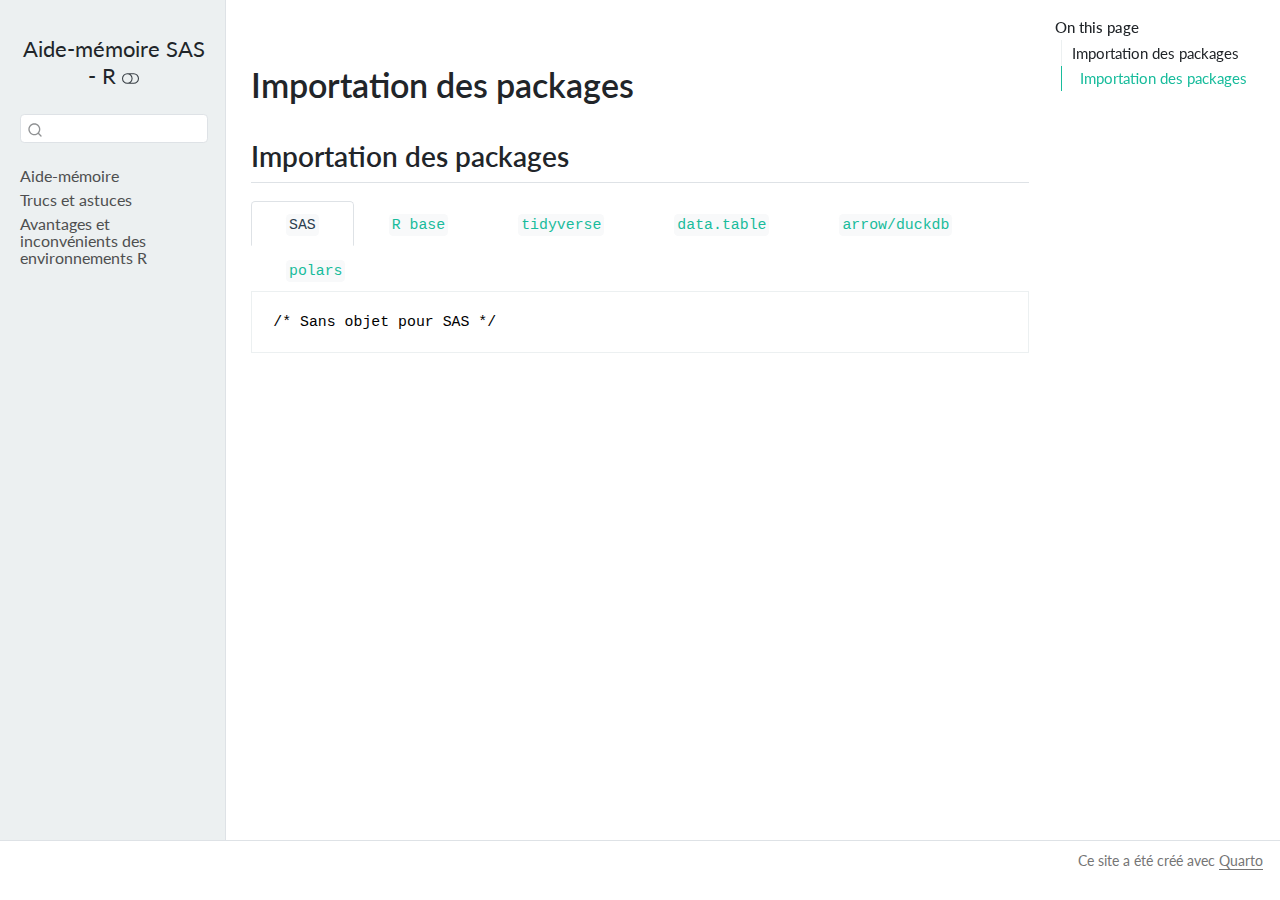
<file: Chapitre1.html>
<!DOCTYPE html>
<html xmlns="http://www.w3.org/1999/xhtml" lang="en" xml:lang="en"><head>

<meta charset="utf-8">
<meta name="generator" content="quarto-1.2.269">

<meta name="viewport" content="width=device-width, initial-scale=1.0, user-scalable=yes">


<title>Aide-mémoire SAS - R – chapitre1</title>
<style>
code{white-space: pre-wrap;}
span.smallcaps{font-variant: small-caps;}
div.columns{display: flex; gap: min(4vw, 1.5em);}
div.column{flex: auto; overflow-x: auto;}
div.hanging-indent{margin-left: 1.5em; text-indent: -1.5em;}
ul.task-list{list-style: none;}
ul.task-list li input[type="checkbox"] {
  width: 0.8em;
  margin: 0 0.8em 0.2em -1.6em;
  vertical-align: middle;
}
pre > code.sourceCode { white-space: pre; position: relative; }
pre > code.sourceCode > span { display: inline-block; line-height: 1.25; }
pre > code.sourceCode > span:empty { height: 1.2em; }
.sourceCode { overflow: visible; }
code.sourceCode > span { color: inherit; text-decoration: inherit; }
div.sourceCode { margin: 1em 0; }
pre.sourceCode { margin: 0; }
@media screen {
div.sourceCode { overflow: auto; }
}
@media print {
pre > code.sourceCode { white-space: pre-wrap; }
pre > code.sourceCode > span { text-indent: -5em; padding-left: 5em; }
}
pre.numberSource code
  { counter-reset: source-line 0; }
pre.numberSource code > span
  { position: relative; left: -4em; counter-increment: source-line; }
pre.numberSource code > span > a:first-child::before
  { content: counter(source-line);
    position: relative; left: -1em; text-align: right; vertical-align: baseline;
    border: none; display: inline-block;
    -webkit-touch-callout: none; -webkit-user-select: none;
    -khtml-user-select: none; -moz-user-select: none;
    -ms-user-select: none; user-select: none;
    padding: 0 4px; width: 4em;
    color: #aaaaaa;
  }
pre.numberSource { margin-left: 3em; border-left: 1px solid #aaaaaa;  padding-left: 4px; }
div.sourceCode
  {   }
@media screen {
pre > code.sourceCode > span > a:first-child::before { text-decoration: underline; }
}
code span.al { color: #ff0000; font-weight: bold; } /* Alert */
code span.an { color: #60a0b0; font-weight: bold; font-style: italic; } /* Annotation */
code span.at { color: #7d9029; } /* Attribute */
code span.bn { color: #40a070; } /* BaseN */
code span.bu { color: #008000; } /* BuiltIn */
code span.cf { color: #007020; font-weight: bold; } /* ControlFlow */
code span.ch { color: #4070a0; } /* Char */
code span.cn { color: #880000; } /* Constant */
code span.co { color: #60a0b0; font-style: italic; } /* Comment */
code span.cv { color: #60a0b0; font-weight: bold; font-style: italic; } /* CommentVar */
code span.do { color: #ba2121; font-style: italic; } /* Documentation */
code span.dt { color: #902000; } /* DataType */
code span.dv { color: #40a070; } /* DecVal */
code span.er { color: #ff0000; font-weight: bold; } /* Error */
code span.ex { } /* Extension */
code span.fl { color: #40a070; } /* Float */
code span.fu { color: #06287e; } /* Function */
code span.im { color: #008000; font-weight: bold; } /* Import */
code span.in { color: #60a0b0; font-weight: bold; font-style: italic; } /* Information */
code span.kw { color: #007020; font-weight: bold; } /* Keyword */
code span.op { color: #666666; } /* Operator */
code span.ot { color: #007020; } /* Other */
code span.pp { color: #bc7a00; } /* Preprocessor */
code span.sc { color: #4070a0; } /* SpecialChar */
code span.ss { color: #bb6688; } /* SpecialString */
code span.st { color: #4070a0; } /* String */
code span.va { color: #19177c; } /* Variable */
code span.vs { color: #4070a0; } /* VerbatimString */
code span.wa { color: #60a0b0; font-weight: bold; font-style: italic; } /* Warning */
</style>


<script src="site_libs/quarto-nav/quarto-nav.js"></script>
<script src="site_libs/clipboard/clipboard.min.js"></script>
<script src="site_libs/quarto-search/autocomplete.umd.js"></script>
<script src="site_libs/quarto-search/fuse.min.js"></script>
<script src="site_libs/quarto-search/quarto-search.js"></script>
<meta name="quarto:offset" content="./">
<script src="site_libs/quarto-html/quarto.js"></script>
<script src="site_libs/quarto-html/popper.min.js"></script>
<script src="site_libs/quarto-html/tippy.umd.min.js"></script>
<script src="site_libs/quarto-html/anchor.min.js"></script>
<link href="site_libs/quarto-html/tippy.css" rel="stylesheet">
<link href="site_libs/quarto-html/quarto-syntax-highlighting.css" rel="stylesheet" class="quarto-color-scheme" id="quarto-text-highlighting-styles">
<link href="site_libs/quarto-html/quarto-syntax-highlighting-dark.css" rel="prefetch" class="quarto-color-scheme quarto-color-alternate" id="quarto-text-highlighting-styles">
<script src="site_libs/bootstrap/bootstrap.min.js"></script>
<link href="site_libs/bootstrap/bootstrap-icons.css" rel="stylesheet">
<link href="site_libs/bootstrap/bootstrap.min.css" rel="stylesheet" class="quarto-color-scheme" id="quarto-bootstrap" data-mode="light">
<link href="site_libs/bootstrap/bootstrap-dark.min.css" rel="prefetch" class="quarto-color-scheme quarto-color-alternate" id="quarto-bootstrap" data-mode="dark">
<script id="quarto-search-options" type="application/json">{
  "location": "sidebar",
  "copy-button": false,
  "collapse-after": 3,
  "panel-placement": "start",
  "type": "textbox",
  "limit": 20,
  "language": {
    "search-no-results-text": "No results",
    "search-matching-documents-text": "matching documents",
    "search-copy-link-title": "Copy link to search",
    "search-hide-matches-text": "Hide additional matches",
    "search-more-match-text": "more match in this document",
    "search-more-matches-text": "more matches in this document",
    "search-clear-button-title": "Clear",
    "search-detached-cancel-button-title": "Cancel",
    "search-submit-button-title": "Submit"
  }
}</script>


</head>

<body class="nav-sidebar docked">

<div id="quarto-search-results"></div>
  <header id="quarto-header" class="headroom fixed-top">
  <nav class="quarto-secondary-nav" data-bs-toggle="collapse" data-bs-target="#quarto-sidebar" aria-controls="quarto-sidebar" aria-expanded="false" aria-label="Toggle sidebar navigation" onclick="if (window.quartoToggleHeadroom) { window.quartoToggleHeadroom(); }">
    <div class="container-fluid d-flex justify-content-between">
      <h1 class="quarto-secondary-nav-title">Aide-mémoire SAS - R</h1>
      <button type="button" class="quarto-btn-toggle btn" aria-label="Show secondary navigation">
        <i class="bi bi-chevron-right"></i>
      </button>
    </div>
  </nav>
</header>
<!-- content -->
<div id="quarto-content" class="quarto-container page-columns page-rows-contents page-layout-article">
<!-- sidebar -->
  <nav id="quarto-sidebar" class="sidebar collapse sidebar-navigation docked overflow-auto">
    <div class="pt-lg-2 mt-2 text-center sidebar-header">
    <div class="sidebar-title mb-0 py-0">
      <a href="./">Aide-mémoire SAS - R</a> 
        <div class="sidebar-tools-main">
  <a href="" class="quarto-color-scheme-toggle sidebar-tool" onclick="window.quartoToggleColorScheme(); return false;" title="Toggle dark mode"><i class="bi"></i></a>
</div>
    </div>
      </div>
      <div class="mt-2 flex-shrink-0 align-items-center">
        <div class="sidebar-search">
        <div id="quarto-search" class="" title="Search"></div>
        </div>
      </div>
    <div class="sidebar-menu-container"> 
    <ul class="list-unstyled mt-1">
        <li class="sidebar-item">
  <div class="sidebar-item-container"> 
  <a href="./01-aide_memoire_r_sas.html" class="sidebar-item-text sidebar-link">Aide-mémoire</a>
  </div>
</li>
        <li class="sidebar-item">
  <div class="sidebar-item-container"> 
  <a href="./Trucs et astuces en R.html" class="sidebar-item-text sidebar-link">Trucs et astuces</a>
  </div>
</li>
        <li class="sidebar-item">
  <div class="sidebar-item-container"> 
  <a href="./02-avantages_inconvenients_env_R.html" class="sidebar-item-text sidebar-link">Avantages et inconvénients des environnements R</a>
  </div>
</li>
    </ul>
    </div>
</nav>
<!-- margin-sidebar -->
    <div id="quarto-margin-sidebar" class="sidebar margin-sidebar">
        <nav id="TOC" role="doc-toc" class="toc-active">
    <h2 id="toc-title">On this page</h2>
   
  <ul>
  <li><a href="#importation-des-packages" id="toc-importation-des-packages" class="nav-link active" data-scroll-target="#importation-des-packages">Importation des packages</a>
  <ul class="collapse">
  <li><a href="#importation-des-packages-1" id="toc-importation-des-packages-1" class="nav-link" data-scroll-target="#importation-des-packages-1">Importation des packages</a></li>
  </ul></li>
  </ul>
</nav>
    </div>
<!-- main -->
<main class="content" id="quarto-document-content">



<section id="importation-des-packages" class="level1">
<h1>Importation des packages</h1>
<section id="importation-des-packages-1" class="level2">
<h2 class="anchored" data-anchor-id="importation-des-packages-1">Importation des packages</h2>
<div class="panel-tabset" data-group="language">
<ul class="nav nav-tabs" role="tablist"><li class="nav-item" role="presentation"><a class="nav-link active" id="tabset-1-1-tab" data-bs-toggle="tab" data-bs-target="#tabset-1-1" role="tab" aria-controls="tabset-1-1" aria-selected="true"><code>SAS</code></a></li><li class="nav-item" role="presentation"><a class="nav-link" id="tabset-1-2-tab" data-bs-toggle="tab" data-bs-target="#tabset-1-2" role="tab" aria-controls="tabset-1-2" aria-selected="false"><code>R base</code></a></li><li class="nav-item" role="presentation"><a class="nav-link" id="tabset-1-3-tab" data-bs-toggle="tab" data-bs-target="#tabset-1-3" role="tab" aria-controls="tabset-1-3" aria-selected="false"><code>tidyverse</code></a></li><li class="nav-item" role="presentation"><a class="nav-link" id="tabset-1-4-tab" data-bs-toggle="tab" data-bs-target="#tabset-1-4" role="tab" aria-controls="tabset-1-4" aria-selected="false"><code>data.table</code></a></li><li class="nav-item" role="presentation"><a class="nav-link" id="tabset-1-5-tab" data-bs-toggle="tab" data-bs-target="#tabset-1-5" role="tab" aria-controls="tabset-1-5" aria-selected="false"><code>arrow/duckdb</code></a></li><li class="nav-item" role="presentation"><a class="nav-link" id="tabset-1-6-tab" data-bs-toggle="tab" data-bs-target="#tabset-1-6" role="tab" aria-controls="tabset-1-6" aria-selected="false"><code>polars</code></a></li></ul>
<div class="tab-content" data-group="language">
<div id="tabset-1-1" class="unnumbered unlisted tab-pane active" role="tabpanel" aria-labelledby="tabset-1-1-tab">
<pre class="sas"><code>/* Sans objet pour SAS */</code></pre>
</div>
<div id="tabset-1-2" class="unnumbered unlisted tab-pane" role="tabpanel" aria-labelledby="tabset-1-2-tab">
<div class="cell">
<div class="sourceCode cell-code" id="cb2"><pre class="sourceCode r code-with-copy"><code class="sourceCode r"><span id="cb2-1"><a href="#cb2-1" aria-hidden="true" tabindex="-1"></a><span class="co"># Sans objet pour R-Base</span></span>
<span id="cb2-2"><a href="#cb2-2" aria-hidden="true" tabindex="-1"></a></span>
<span id="cb2-3"><a href="#cb2-3" aria-hidden="true" tabindex="-1"></a><span class="co"># Cependant, on importe le package lubridate pour faciliter la gestion des dates</span></span>
<span id="cb2-4"><a href="#cb2-4" aria-hidden="true" tabindex="-1"></a></span>
<span id="cb2-5"><a href="#cb2-5" aria-hidden="true" tabindex="-1"></a><span class="co"># Les packages doivent au préalable être installés sur le disque dur</span></span>
<span id="cb2-6"><a href="#cb2-6" aria-hidden="true" tabindex="-1"></a><span class="co"># Pour installer un package :</span></span>
<span id="cb2-7"><a href="#cb2-7" aria-hidden="true" tabindex="-1"></a><span class="co"># install.packages("nom_du_package")</span></span>
<span id="cb2-8"><a href="#cb2-8" aria-hidden="true" tabindex="-1"></a></span>
<span id="cb2-9"><a href="#cb2-9" aria-hidden="true" tabindex="-1"></a><span class="co"># Pour manipuler les dates</span></span>
<span id="cb2-10"><a href="#cb2-10" aria-hidden="true" tabindex="-1"></a><span class="fu">library</span>(lubridate)</span></code><button title="Copy to Clipboard" class="code-copy-button"><i class="bi"></i></button></pre></div>
</div>
</div>
<div id="tabset-1-3" class="unnumbered unlisted tab-pane" role="tabpanel" aria-labelledby="tabset-1-3-tab">
<div class="cell">
<div class="sourceCode cell-code" id="cb3"><pre class="sourceCode r code-with-copy"><code class="sourceCode r"><span id="cb3-1"><a href="#cb3-1" aria-hidden="true" tabindex="-1"></a><span class="co"># Les packages doivent au préalable être installés sur le disque dur</span></span>
<span id="cb3-2"><a href="#cb3-2" aria-hidden="true" tabindex="-1"></a><span class="co"># Pour installer un package :</span></span>
<span id="cb3-3"><a href="#cb3-3" aria-hidden="true" tabindex="-1"></a><span class="co"># install.packages("nom_du_package")</span></span>
<span id="cb3-4"><a href="#cb3-4" aria-hidden="true" tabindex="-1"></a></span>
<span id="cb3-5"><a href="#cb3-5" aria-hidden="true" tabindex="-1"></a><span class="co"># Chargement des packages</span></span>
<span id="cb3-6"><a href="#cb3-6" aria-hidden="true" tabindex="-1"></a><span class="co"># Pour manipuler les dates</span></span>
<span id="cb3-7"><a href="#cb3-7" aria-hidden="true" tabindex="-1"></a><span class="fu">library</span>(lubridate)</span>
<span id="cb3-8"><a href="#cb3-8" aria-hidden="true" tabindex="-1"></a><span class="co"># Pour utiliser le pipe %&gt;%</span></span>
<span id="cb3-9"><a href="#cb3-9" aria-hidden="true" tabindex="-1"></a><span class="fu">library</span>(magrittr)</span>
<span id="cb3-10"><a href="#cb3-10" aria-hidden="true" tabindex="-1"></a><span class="co"># Le tidyverse proprement dit</span></span>
<span id="cb3-11"><a href="#cb3-11" aria-hidden="true" tabindex="-1"></a><span class="fu">library</span>(tidyverse)</span>
<span id="cb3-12"><a href="#cb3-12" aria-hidden="true" tabindex="-1"></a><span class="co"># Les packages importés par le tidyverse sont :</span></span>
<span id="cb3-13"><a href="#cb3-13" aria-hidden="true" tabindex="-1"></a><span class="co"># - dplyr (manipulation de données)</span></span>
<span id="cb3-14"><a href="#cb3-14" aria-hidden="true" tabindex="-1"></a><span class="co"># - tidyr (réorganisation de bases de données)</span></span>
<span id="cb3-15"><a href="#cb3-15" aria-hidden="true" tabindex="-1"></a><span class="co"># - readr (importation de données)</span></span>
<span id="cb3-16"><a href="#cb3-16" aria-hidden="true" tabindex="-1"></a><span class="co"># - purrr (permet de réaliser des boucles)</span></span>
<span id="cb3-17"><a href="#cb3-17" aria-hidden="true" tabindex="-1"></a><span class="co"># - tibble (format de données tibble, complémentaire du data.frame)</span></span>
<span id="cb3-18"><a href="#cb3-18" aria-hidden="true" tabindex="-1"></a><span class="co"># - stringr (manipulation de chaînes de caractères)</span></span>
<span id="cb3-19"><a href="#cb3-19" aria-hidden="true" tabindex="-1"></a><span class="co"># - ggplot2 (création de graphiques)</span></span>
<span id="cb3-20"><a href="#cb3-20" aria-hidden="true" tabindex="-1"></a><span class="co"># - forcats (gestion des formats "factors")</span></span>
<span id="cb3-21"><a href="#cb3-21" aria-hidden="true" tabindex="-1"></a><span class="co"># Documentation de tidyverse</span></span>
<span id="cb3-22"><a href="#cb3-22" aria-hidden="true" tabindex="-1"></a><span class="fu">vignette</span>(<span class="st">"dplyr"</span>)</span></code><button title="Copy to Clipboard" class="code-copy-button"><i class="bi"></i></button></pre></div>
</div>
</div>
<div id="tabset-1-4" class="unnumbered unlisted tab-pane" role="tabpanel" aria-labelledby="tabset-1-4-tab">
<div class="cell">
<div class="sourceCode cell-code" id="cb4"><pre class="sourceCode r code-with-copy"><code class="sourceCode r"><span id="cb4-1"><a href="#cb4-1" aria-hidden="true" tabindex="-1"></a><span class="co"># Les packages doivent au préalable être installés sur le disque dur</span></span>
<span id="cb4-2"><a href="#cb4-2" aria-hidden="true" tabindex="-1"></a><span class="co"># Pour installer un package :</span></span>
<span id="cb4-3"><a href="#cb4-3" aria-hidden="true" tabindex="-1"></a><span class="co"># install.packages("nom_du_package")</span></span>
<span id="cb4-4"><a href="#cb4-4" aria-hidden="true" tabindex="-1"></a><span class="fu">library</span>(data.table)</span>
<span id="cb4-5"><a href="#cb4-5" aria-hidden="true" tabindex="-1"></a><span class="co"># Documentation de data.table</span></span>
<span id="cb4-6"><a href="#cb4-6" aria-hidden="true" tabindex="-1"></a>?<span class="st">'[.data.table'</span></span>
<span id="cb4-7"><a href="#cb4-7" aria-hidden="true" tabindex="-1"></a><span class="co"># Pour manipuler les dates</span></span>
<span id="cb4-8"><a href="#cb4-8" aria-hidden="true" tabindex="-1"></a><span class="fu">library</span>(lubridate)</span></code><button title="Copy to Clipboard" class="code-copy-button"><i class="bi"></i></button></pre></div>
</div>
</div>
<div id="tabset-1-5" class="unnumbered unlisted tab-pane" role="tabpanel" aria-labelledby="tabset-1-5-tab">
<div class="cell">

</div>
</div>
<div id="tabset-1-6" class="unnumbered unlisted tab-pane" role="tabpanel" aria-labelledby="tabset-1-6-tab">
<div class="cell">

</div>
</div>
</div>
</div>


</section>
</section>

</main> <!-- /main -->
<script id="quarto-html-after-body" type="application/javascript">
window.document.addEventListener("DOMContentLoaded", function (event) {
  const toggleBodyColorMode = (bsSheetEl) => {
    const mode = bsSheetEl.getAttribute("data-mode");
    const bodyEl = window.document.querySelector("body");
    if (mode === "dark") {
      bodyEl.classList.add("quarto-dark");
      bodyEl.classList.remove("quarto-light");
    } else {
      bodyEl.classList.add("quarto-light");
      bodyEl.classList.remove("quarto-dark");
    }
  }
  const toggleBodyColorPrimary = () => {
    const bsSheetEl = window.document.querySelector("link#quarto-bootstrap");
    if (bsSheetEl) {
      toggleBodyColorMode(bsSheetEl);
    }
  }
  toggleBodyColorPrimary();  
  const disableStylesheet = (stylesheets) => {
    for (let i=0; i < stylesheets.length; i++) {
      const stylesheet = stylesheets[i];
      stylesheet.rel = 'prefetch';
    }
  }
  const enableStylesheet = (stylesheets) => {
    for (let i=0; i < stylesheets.length; i++) {
      const stylesheet = stylesheets[i];
      stylesheet.rel = 'stylesheet';
    }
  }
  const manageTransitions = (selector, allowTransitions) => {
    const els = window.document.querySelectorAll(selector);
    for (let i=0; i < els.length; i++) {
      const el = els[i];
      if (allowTransitions) {
        el.classList.remove('notransition');
      } else {
        el.classList.add('notransition');
      }
    }
  }
  const toggleColorMode = (alternate) => {
    // Switch the stylesheets
    const alternateStylesheets = window.document.querySelectorAll('link.quarto-color-scheme.quarto-color-alternate');
    manageTransitions('#quarto-margin-sidebar .nav-link', false);
    if (alternate) {
      enableStylesheet(alternateStylesheets);
      for (const sheetNode of alternateStylesheets) {
        if (sheetNode.id === "quarto-bootstrap") {
          toggleBodyColorMode(sheetNode);
        }
      }
    } else {
      disableStylesheet(alternateStylesheets);
      toggleBodyColorPrimary();
    }
    manageTransitions('#quarto-margin-sidebar .nav-link', true);
    // Switch the toggles
    const toggles = window.document.querySelectorAll('.quarto-color-scheme-toggle');
    for (let i=0; i < toggles.length; i++) {
      const toggle = toggles[i];
      if (toggle) {
        if (alternate) {
          toggle.classList.add("alternate");     
        } else {
          toggle.classList.remove("alternate");
        }
      }
    }
    // Hack to workaround the fact that safari doesn't
    // properly recolor the scrollbar when toggling (#1455)
    if (navigator.userAgent.indexOf('Safari') > 0 && navigator.userAgent.indexOf('Chrome') == -1) {
      manageTransitions("body", false);
      window.scrollTo(0, 1);
      setTimeout(() => {
        window.scrollTo(0, 0);
        manageTransitions("body", true);
      }, 40);  
    }
  }
  const isFileUrl = () => { 
    return window.location.protocol === 'file:';
  }
  const hasAlternateSentinel = () => {  
    let styleSentinel = getColorSchemeSentinel();
    if (styleSentinel !== null) {
      return styleSentinel === "alternate";
    } else {
      return false;
    }
  }
  const setStyleSentinel = (alternate) => {
    const value = alternate ? "alternate" : "default";
    if (!isFileUrl()) {
      window.localStorage.setItem("quarto-color-scheme", value);
    } else {
      localAlternateSentinel = value;
    }
  }
  const getColorSchemeSentinel = () => {
    if (!isFileUrl()) {
      const storageValue = window.localStorage.getItem("quarto-color-scheme");
      return storageValue != null ? storageValue : localAlternateSentinel;
    } else {
      return localAlternateSentinel;
    }
  }
  let localAlternateSentinel = 'default';
  // Dark / light mode switch
  window.quartoToggleColorScheme = () => {
    // Read the current dark / light value 
    let toAlternate = !hasAlternateSentinel();
    toggleColorMode(toAlternate);
    setStyleSentinel(toAlternate);
  };
  // Ensure there is a toggle, if there isn't float one in the top right
  if (window.document.querySelector('.quarto-color-scheme-toggle') === null) {
    const a = window.document.createElement('a');
    a.classList.add('top-right');
    a.classList.add('quarto-color-scheme-toggle');
    a.href = "";
    a.onclick = function() { try { window.quartoToggleColorScheme(); } catch {} return false; };
    const i = window.document.createElement("i");
    i.classList.add('bi');
    a.appendChild(i);
    window.document.body.appendChild(a);
  }
  // Switch to dark mode if need be
  if (hasAlternateSentinel()) {
    toggleColorMode(true);
  } else {
    toggleColorMode(false);
  }
  const icon = "";
  const anchorJS = new window.AnchorJS();
  anchorJS.options = {
    placement: 'right',
    icon: icon
  };
  anchorJS.add('.anchored');
  const clipboard = new window.ClipboardJS('.code-copy-button', {
    target: function(trigger) {
      return trigger.previousElementSibling;
    }
  });
  clipboard.on('success', function(e) {
    // button target
    const button = e.trigger;
    // don't keep focus
    button.blur();
    // flash "checked"
    button.classList.add('code-copy-button-checked');
    var currentTitle = button.getAttribute("title");
    button.setAttribute("title", "Copied!");
    let tooltip;
    if (window.bootstrap) {
      button.setAttribute("data-bs-toggle", "tooltip");
      button.setAttribute("data-bs-placement", "left");
      button.setAttribute("data-bs-title", "Copied!");
      tooltip = new bootstrap.Tooltip(button, 
        { trigger: "manual", 
          customClass: "code-copy-button-tooltip",
          offset: [0, -8]});
      tooltip.show();    
    }
    setTimeout(function() {
      if (tooltip) {
        tooltip.hide();
        button.removeAttribute("data-bs-title");
        button.removeAttribute("data-bs-toggle");
        button.removeAttribute("data-bs-placement");
      }
      button.setAttribute("title", currentTitle);
      button.classList.remove('code-copy-button-checked');
    }, 1000);
    // clear code selection
    e.clearSelection();
  });
  function tippyHover(el, contentFn) {
    const config = {
      allowHTML: true,
      content: contentFn,
      maxWidth: 500,
      delay: 100,
      arrow: false,
      appendTo: function(el) {
          return el.parentElement;
      },
      interactive: true,
      interactiveBorder: 10,
      theme: 'quarto',
      placement: 'bottom-start'
    };
    window.tippy(el, config); 
  }
  const noterefs = window.document.querySelectorAll('a[role="doc-noteref"]');
  for (var i=0; i<noterefs.length; i++) {
    const ref = noterefs[i];
    tippyHover(ref, function() {
      // use id or data attribute instead here
      let href = ref.getAttribute('data-footnote-href') || ref.getAttribute('href');
      try { href = new URL(href).hash; } catch {}
      const id = href.replace(/^#\/?/, "");
      const note = window.document.getElementById(id);
      return note.innerHTML;
    });
  }
  const findCites = (el) => {
    const parentEl = el.parentElement;
    if (parentEl) {
      const cites = parentEl.dataset.cites;
      if (cites) {
        return {
          el,
          cites: cites.split(' ')
        };
      } else {
        return findCites(el.parentElement)
      }
    } else {
      return undefined;
    }
  };
  var bibliorefs = window.document.querySelectorAll('a[role="doc-biblioref"]');
  for (var i=0; i<bibliorefs.length; i++) {
    const ref = bibliorefs[i];
    const citeInfo = findCites(ref);
    if (citeInfo) {
      tippyHover(citeInfo.el, function() {
        var popup = window.document.createElement('div');
        citeInfo.cites.forEach(function(cite) {
          var citeDiv = window.document.createElement('div');
          citeDiv.classList.add('hanging-indent');
          citeDiv.classList.add('csl-entry');
          var biblioDiv = window.document.getElementById('ref-' + cite);
          if (biblioDiv) {
            citeDiv.innerHTML = biblioDiv.innerHTML;
          }
          popup.appendChild(citeDiv);
        });
        return popup.innerHTML;
      });
    }
  }
});
</script>
</div> <!-- /content -->
<footer class="footer">
  <div class="nav-footer">
    <div class="nav-footer-right">Ce site a été créé avec <a href="https://quarto.org/">Quarto</a></div>
  </div>
</footer>



</body></html>
</file>
<file: site_libs/quarto-html/tippy.css>
.tippy-box[data-animation=fade][data-state=hidden]{opacity:0}[data-tippy-root]{max-width:calc(100vw - 10px)}.tippy-box{position:relative;background-color:#333;color:#fff;border-radius:4px;font-size:14px;line-height:1.4;white-space:normal;outline:0;transition-property:transform,visibility,opacity}.tippy-box[data-placement^=top]>.tippy-arrow{bottom:0}.tippy-box[data-placement^=top]>.tippy-arrow:before{bottom:-7px;left:0;border-width:8px 8px 0;border-top-color:initial;transform-origin:center top}.tippy-box[data-placement^=bottom]>.tippy-arrow{top:0}.tippy-box[data-placement^=bottom]>.tippy-arrow:before{top:-7px;left:0;border-width:0 8px 8px;border-bottom-color:initial;transform-origin:center bottom}.tippy-box[data-placement^=left]>.tippy-arrow{right:0}.tippy-box[data-placement^=left]>.tippy-arrow:before{border-width:8px 0 8px 8px;border-left-color:initial;right:-7px;transform-origin:center left}.tippy-box[data-placement^=right]>.tippy-arrow{left:0}.tippy-box[data-placement^=right]>.tippy-arrow:before{left:-7px;border-width:8px 8px 8px 0;border-right-color:initial;transform-origin:center right}.tippy-box[data-inertia][data-state=visible]{transition-timing-function:cubic-bezier(.54,1.5,.38,1.11)}.tippy-arrow{width:16px;height:16px;color:#333}.tippy-arrow:before{content:"";position:absolute;border-color:transparent;border-style:solid}.tippy-content{position:relative;padding:5px 9px;z-index:1}
</file>
<file: site_libs/quarto-html/quarto-syntax-highlighting.css>
/* quarto syntax highlight colors */
:root {
  --quarto-hl-ot-color: #003B4F;
  --quarto-hl-at-color: #657422;
  --quarto-hl-ss-color: #20794D;
  --quarto-hl-an-color: #5E5E5E;
  --quarto-hl-fu-color: #4758AB;
  --quarto-hl-st-color: #20794D;
  --quarto-hl-cf-color: #003B4F;
  --quarto-hl-op-color: #5E5E5E;
  --quarto-hl-er-color: #AD0000;
  --quarto-hl-bn-color: #AD0000;
  --quarto-hl-al-color: #AD0000;
  --quarto-hl-va-color: #111111;
  --quarto-hl-bu-color: inherit;
  --quarto-hl-ex-color: inherit;
  --quarto-hl-pp-color: #AD0000;
  --quarto-hl-in-color: #5E5E5E;
  --quarto-hl-vs-color: #20794D;
  --quarto-hl-wa-color: #5E5E5E;
  --quarto-hl-do-color: #5E5E5E;
  --quarto-hl-im-color: #00769E;
  --quarto-hl-ch-color: #20794D;
  --quarto-hl-dt-color: #AD0000;
  --quarto-hl-fl-color: #AD0000;
  --quarto-hl-co-color: #5E5E5E;
  --quarto-hl-cv-color: #5E5E5E;
  --quarto-hl-cn-color: #8f5902;
  --quarto-hl-sc-color: #5E5E5E;
  --quarto-hl-dv-color: #AD0000;
  --quarto-hl-kw-color: #003B4F;
}

/* other quarto variables */
:root {
  --quarto-font-monospace: SFMono-Regular, Menlo, Monaco, Consolas, "Liberation Mono", "Courier New", monospace;
}

pre > code.sourceCode > span {
  color: #003B4F;
}

code span {
  color: #003B4F;
}

code.sourceCode > span {
  color: #003B4F;
}

div.sourceCode,
div.sourceCode pre.sourceCode {
  color: #003B4F;
}

code span.ot {
  color: #003B4F;
  font-style: inherit;
}

code span.at {
  color: #657422;
  font-style: inherit;
}

code span.ss {
  color: #20794D;
  font-style: inherit;
}

code span.an {
  color: #5E5E5E;
  font-style: inherit;
}

code span.fu {
  color: #4758AB;
  font-style: inherit;
}

code span.st {
  color: #20794D;
  font-style: inherit;
}

code span.cf {
  color: #003B4F;
  font-weight: bold;
  font-style: inherit;
}

code span.op {
  color: #5E5E5E;
  font-style: inherit;
}

code span.er {
  color: #AD0000;
  font-style: inherit;
}

code span.bn {
  color: #AD0000;
  font-style: inherit;
}

code span.al {
  color: #AD0000;
  font-style: inherit;
}

code span.va {
  color: #111111;
  font-style: inherit;
}

code span.bu {
  font-style: inherit;
}

code span.ex {
  font-style: inherit;
}

code span.pp {
  color: #AD0000;
  font-style: inherit;
}

code span.in {
  color: #5E5E5E;
  font-style: inherit;
}

code span.vs {
  color: #20794D;
  font-style: inherit;
}

code span.wa {
  color: #5E5E5E;
  font-style: italic;
}

code span.do {
  color: #5E5E5E;
  font-style: italic;
}

code span.im {
  color: #00769E;
  font-style: inherit;
}

code span.ch {
  color: #20794D;
  font-style: inherit;
}

code span.dt {
  color: #AD0000;
  font-style: inherit;
}

code span.fl {
  color: #AD0000;
  font-style: inherit;
}

code span.co {
  color: #5E5E5E;
  font-style: inherit;
}

code span.cv {
  color: #5E5E5E;
  font-style: italic;
}

code span.cn {
  color: #8f5902;
  font-style: inherit;
}

code span.sc {
  color: #5E5E5E;
  font-style: inherit;
}

code span.dv {
  color: #AD0000;
  font-style: inherit;
}

code span.kw {
  color: #003B4F;
  font-weight: bold;
  font-style: inherit;
}

.prevent-inlining {
  content: "</";
}

/*# sourceMappingURL=debc5d5d77c3f9108843748ff7464032.css.map */
</file>
<file: site_libs/quarto-html/quarto-syntax-highlighting-dark.css>
/* quarto syntax highlight colors */
:root {
  --quarto-hl-al-color: #f07178;
  --quarto-hl-an-color: #d4d0ab;
  --quarto-hl-at-color: #00e0e0;
  --quarto-hl-bn-color: #d4d0ab;
  --quarto-hl-bu-color: #abe338;
  --quarto-hl-ch-color: #abe338;
  --quarto-hl-co-color: #f8f8f2;
  --quarto-hl-cv-color: #ffd700;
  --quarto-hl-cn-color: #ffd700;
  --quarto-hl-cf-color: #ffa07a;
  --quarto-hl-dt-color: #ffa07a;
  --quarto-hl-dv-color: #d4d0ab;
  --quarto-hl-do-color: #f8f8f2;
  --quarto-hl-er-color: #f07178;
  --quarto-hl-ex-color: #00e0e0;
  --quarto-hl-fl-color: #d4d0ab;
  --quarto-hl-fu-color: #ffa07a;
  --quarto-hl-im-color: #abe338;
  --quarto-hl-in-color: #d4d0ab;
  --quarto-hl-kw-color: #ffa07a;
  --quarto-hl-op-color: #ffa07a;
  --quarto-hl-ot-color: #00e0e0;
  --quarto-hl-pp-color: #dcc6e0;
  --quarto-hl-re-color: #00e0e0;
  --quarto-hl-sc-color: #abe338;
  --quarto-hl-ss-color: #abe338;
  --quarto-hl-st-color: #abe338;
  --quarto-hl-va-color: #00e0e0;
  --quarto-hl-vs-color: #abe338;
  --quarto-hl-wa-color: #dcc6e0;
}

/* other quarto variables */
:root {
  --quarto-font-monospace: SFMono-Regular, Menlo, Monaco, Consolas, "Liberation Mono", "Courier New", monospace;
}

code span.al {
  background-color: #2a0f15;
  font-weight: bold;
  color: #f07178;
}

code span.an {
  color: #d4d0ab;
}

code span.at {
  color: #00e0e0;
}

code span.bn {
  color: #d4d0ab;
}

code span.bu {
  color: #abe338;
}

code span.ch {
  color: #abe338;
}

code span.co {
  font-style: italic;
  color: #f8f8f2;
}

code span.cv {
  color: #ffd700;
}

code span.cn {
  color: #ffd700;
}

code span.cf {
  font-weight: bold;
  color: #ffa07a;
}

code span.dt {
  color: #ffa07a;
}

code span.dv {
  color: #d4d0ab;
}

code span.do {
  color: #f8f8f2;
}

code span.er {
  color: #f07178;
  text-decoration: underline;
}

code span.ex {
  font-weight: bold;
  color: #00e0e0;
}

code span.fl {
  color: #d4d0ab;
}

code span.fu {
  color: #ffa07a;
}

code span.im {
  color: #abe338;
}

code span.in {
  color: #d4d0ab;
}

code span.kw {
  font-weight: bold;
  color: #ffa07a;
}

pre > code.sourceCode > span {
  color: #f8f8f2;
}

code span {
  color: #f8f8f2;
}

code.sourceCode > span {
  color: #f8f8f2;
}

div.sourceCode,
div.sourceCode pre.sourceCode {
  color: #f8f8f2;
}

code span.op {
  color: #ffa07a;
}

code span.ot {
  color: #00e0e0;
}

code span.pp {
  color: #dcc6e0;
}

code span.re {
  background-color: #f8f8f2;
  color: #00e0e0;
}

code span.sc {
  color: #abe338;
}

code span.ss {
  color: #abe338;
}

code span.st {
  color: #abe338;
}

code span.va {
  color: #00e0e0;
}

code span.vs {
  color: #abe338;
}

code span.wa {
  color: #dcc6e0;
}

.prevent-inlining {
  content: "</";
}

/*# sourceMappingURL=935a306eefa94366c21e1a970dddb765.css.map */
</file>
<file: _Chapitre1_files/libs/quarto-html/tippy.css>
.tippy-box[data-animation=fade][data-state=hidden]{opacity:0}[data-tippy-root]{max-width:calc(100vw - 10px)}.tippy-box{position:relative;background-color:#333;color:#fff;border-radius:4px;font-size:14px;line-height:1.4;white-space:normal;outline:0;transition-property:transform,visibility,opacity}.tippy-box[data-placement^=top]>.tippy-arrow{bottom:0}.tippy-box[data-placement^=top]>.tippy-arrow:before{bottom:-7px;left:0;border-width:8px 8px 0;border-top-color:initial;transform-origin:center top}.tippy-box[data-placement^=bottom]>.tippy-arrow{top:0}.tippy-box[data-placement^=bottom]>.tippy-arrow:before{top:-7px;left:0;border-width:0 8px 8px;border-bottom-color:initial;transform-origin:center bottom}.tippy-box[data-placement^=left]>.tippy-arrow{right:0}.tippy-box[data-placement^=left]>.tippy-arrow:before{border-width:8px 0 8px 8px;border-left-color:initial;right:-7px;transform-origin:center left}.tippy-box[data-placement^=right]>.tippy-arrow{left:0}.tippy-box[data-placement^=right]>.tippy-arrow:before{left:-7px;border-width:8px 8px 8px 0;border-right-color:initial;transform-origin:center right}.tippy-box[data-inertia][data-state=visible]{transition-timing-function:cubic-bezier(.54,1.5,.38,1.11)}.tippy-arrow{width:16px;height:16px;color:#333}.tippy-arrow:before{content:"";position:absolute;border-color:transparent;border-style:solid}.tippy-content{position:relative;padding:5px 9px;z-index:1}
</file>
<file: _Chapitre1_files/libs/quarto-html/quarto-syntax-highlighting.css>
/* quarto syntax highlight colors */
:root {
  --quarto-hl-ot-color: #003B4F;
  --quarto-hl-at-color: #657422;
  --quarto-hl-ss-color: #20794D;
  --quarto-hl-an-color: #5E5E5E;
  --quarto-hl-fu-color: #4758AB;
  --quarto-hl-st-color: #20794D;
  --quarto-hl-cf-color: #003B4F;
  --quarto-hl-op-color: #5E5E5E;
  --quarto-hl-er-color: #AD0000;
  --quarto-hl-bn-color: #AD0000;
  --quarto-hl-al-color: #AD0000;
  --quarto-hl-va-color: #111111;
  --quarto-hl-bu-color: inherit;
  --quarto-hl-ex-color: inherit;
  --quarto-hl-pp-color: #AD0000;
  --quarto-hl-in-color: #5E5E5E;
  --quarto-hl-vs-color: #20794D;
  --quarto-hl-wa-color: #5E5E5E;
  --quarto-hl-do-color: #5E5E5E;
  --quarto-hl-im-color: #00769E;
  --quarto-hl-ch-color: #20794D;
  --quarto-hl-dt-color: #AD0000;
  --quarto-hl-fl-color: #AD0000;
  --quarto-hl-co-color: #5E5E5E;
  --quarto-hl-cv-color: #5E5E5E;
  --quarto-hl-cn-color: #8f5902;
  --quarto-hl-sc-color: #5E5E5E;
  --quarto-hl-dv-color: #AD0000;
  --quarto-hl-kw-color: #003B4F;
}

/* other quarto variables */
:root {
  --quarto-font-monospace: SFMono-Regular, Menlo, Monaco, Consolas, "Liberation Mono", "Courier New", monospace;
}

pre > code.sourceCode > span {
  color: #003B4F;
}

code span {
  color: #003B4F;
}

code.sourceCode > span {
  color: #003B4F;
}

div.sourceCode,
div.sourceCode pre.sourceCode {
  color: #003B4F;
}

code span.ot {
  color: #003B4F;
}

code span.at {
  color: #657422;
}

code span.ss {
  color: #20794D;
}

code span.an {
  color: #5E5E5E;
}

code span.fu {
  color: #4758AB;
}

code span.st {
  color: #20794D;
}

code span.cf {
  color: #003B4F;
}

code span.op {
  color: #5E5E5E;
}

code span.er {
  color: #AD0000;
}

code span.bn {
  color: #AD0000;
}

code span.al {
  color: #AD0000;
}

code span.va {
  color: #111111;
}

code span.pp {
  color: #AD0000;
}

code span.in {
  color: #5E5E5E;
}

code span.vs {
  color: #20794D;
}

code span.wa {
  color: #5E5E5E;
  font-style: italic;
}

code span.do {
  color: #5E5E5E;
  font-style: italic;
}

code span.im {
  color: #00769E;
}

code span.ch {
  color: #20794D;
}

code span.dt {
  color: #AD0000;
}

code span.fl {
  color: #AD0000;
}

code span.co {
  color: #5E5E5E;
}

code span.cv {
  color: #5E5E5E;
  font-style: italic;
}

code span.cn {
  color: #8f5902;
}

code span.sc {
  color: #5E5E5E;
}

code span.dv {
  color: #AD0000;
}

code span.kw {
  color: #003B4F;
}

.prevent-inlining {
  content: "</";
}

/*# sourceMappingURL=debc5d5d77c3f9108843748ff7464032.css.map */
</file>
